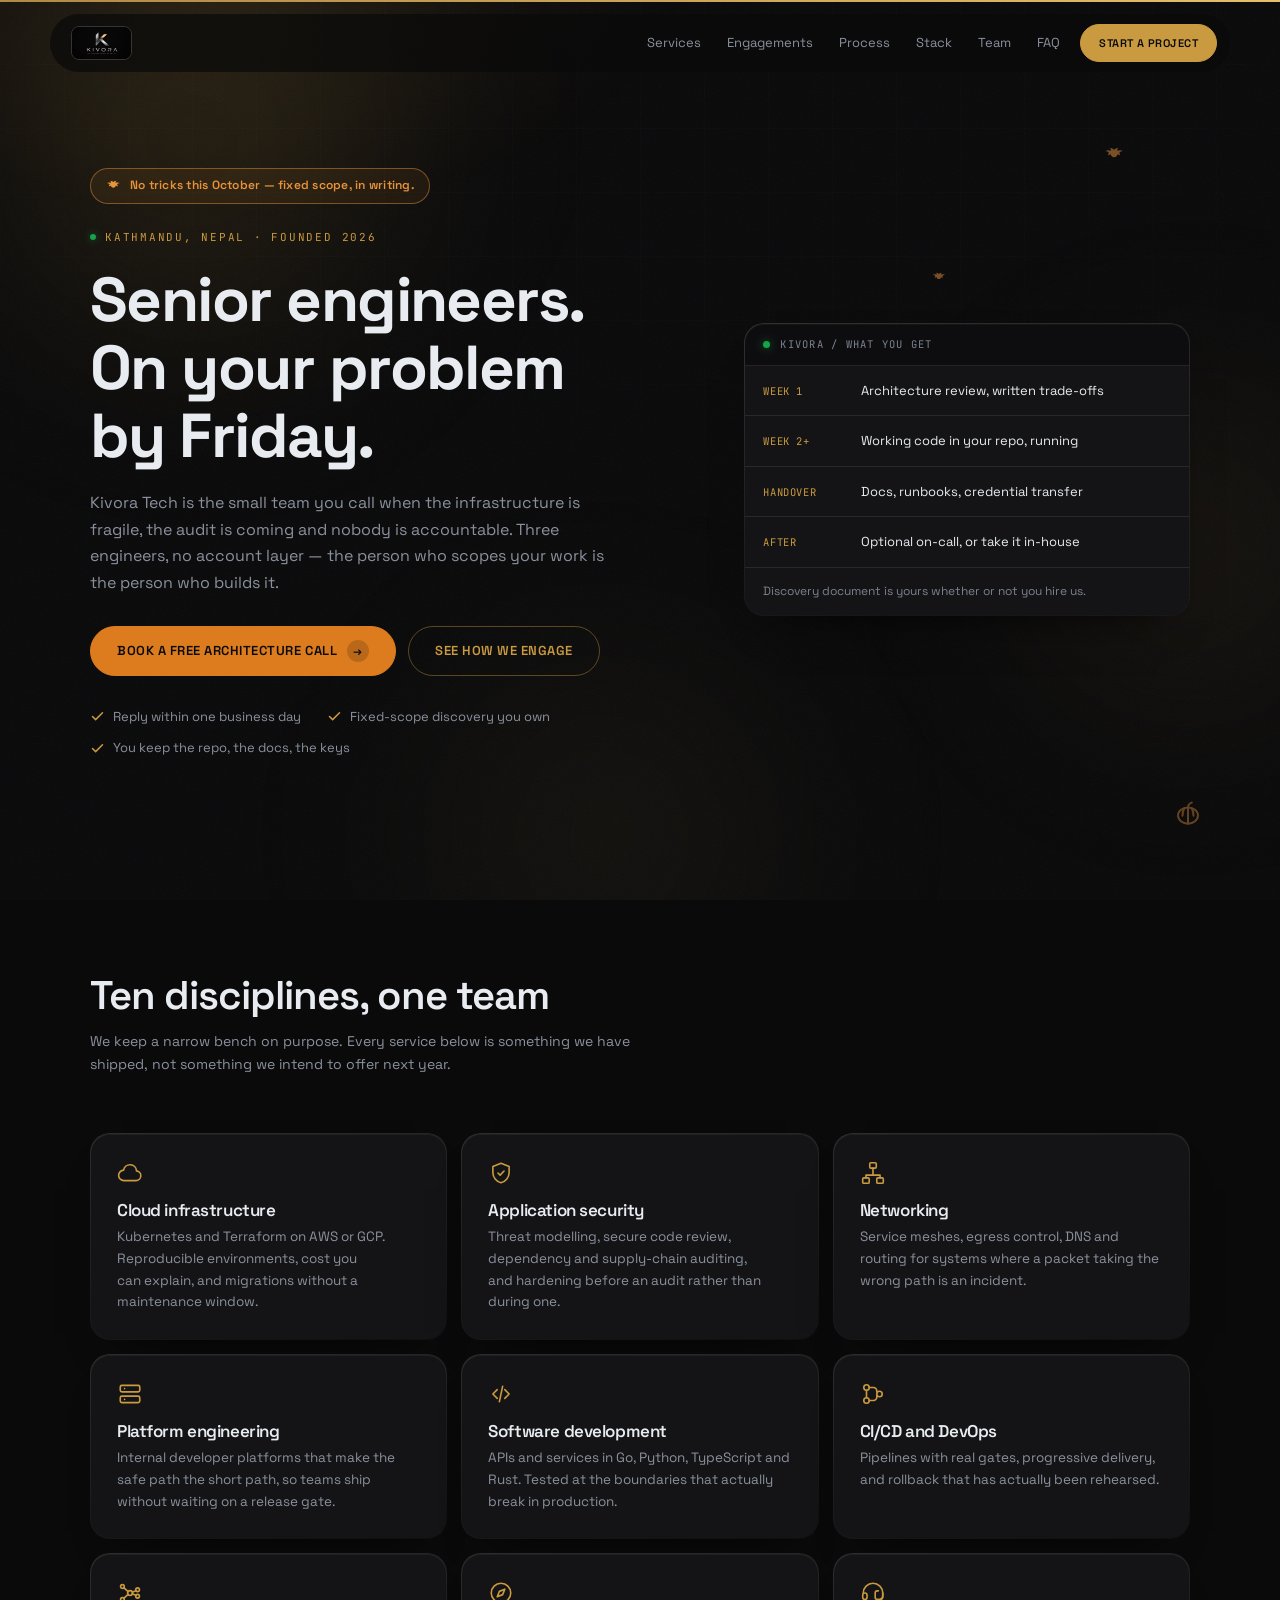
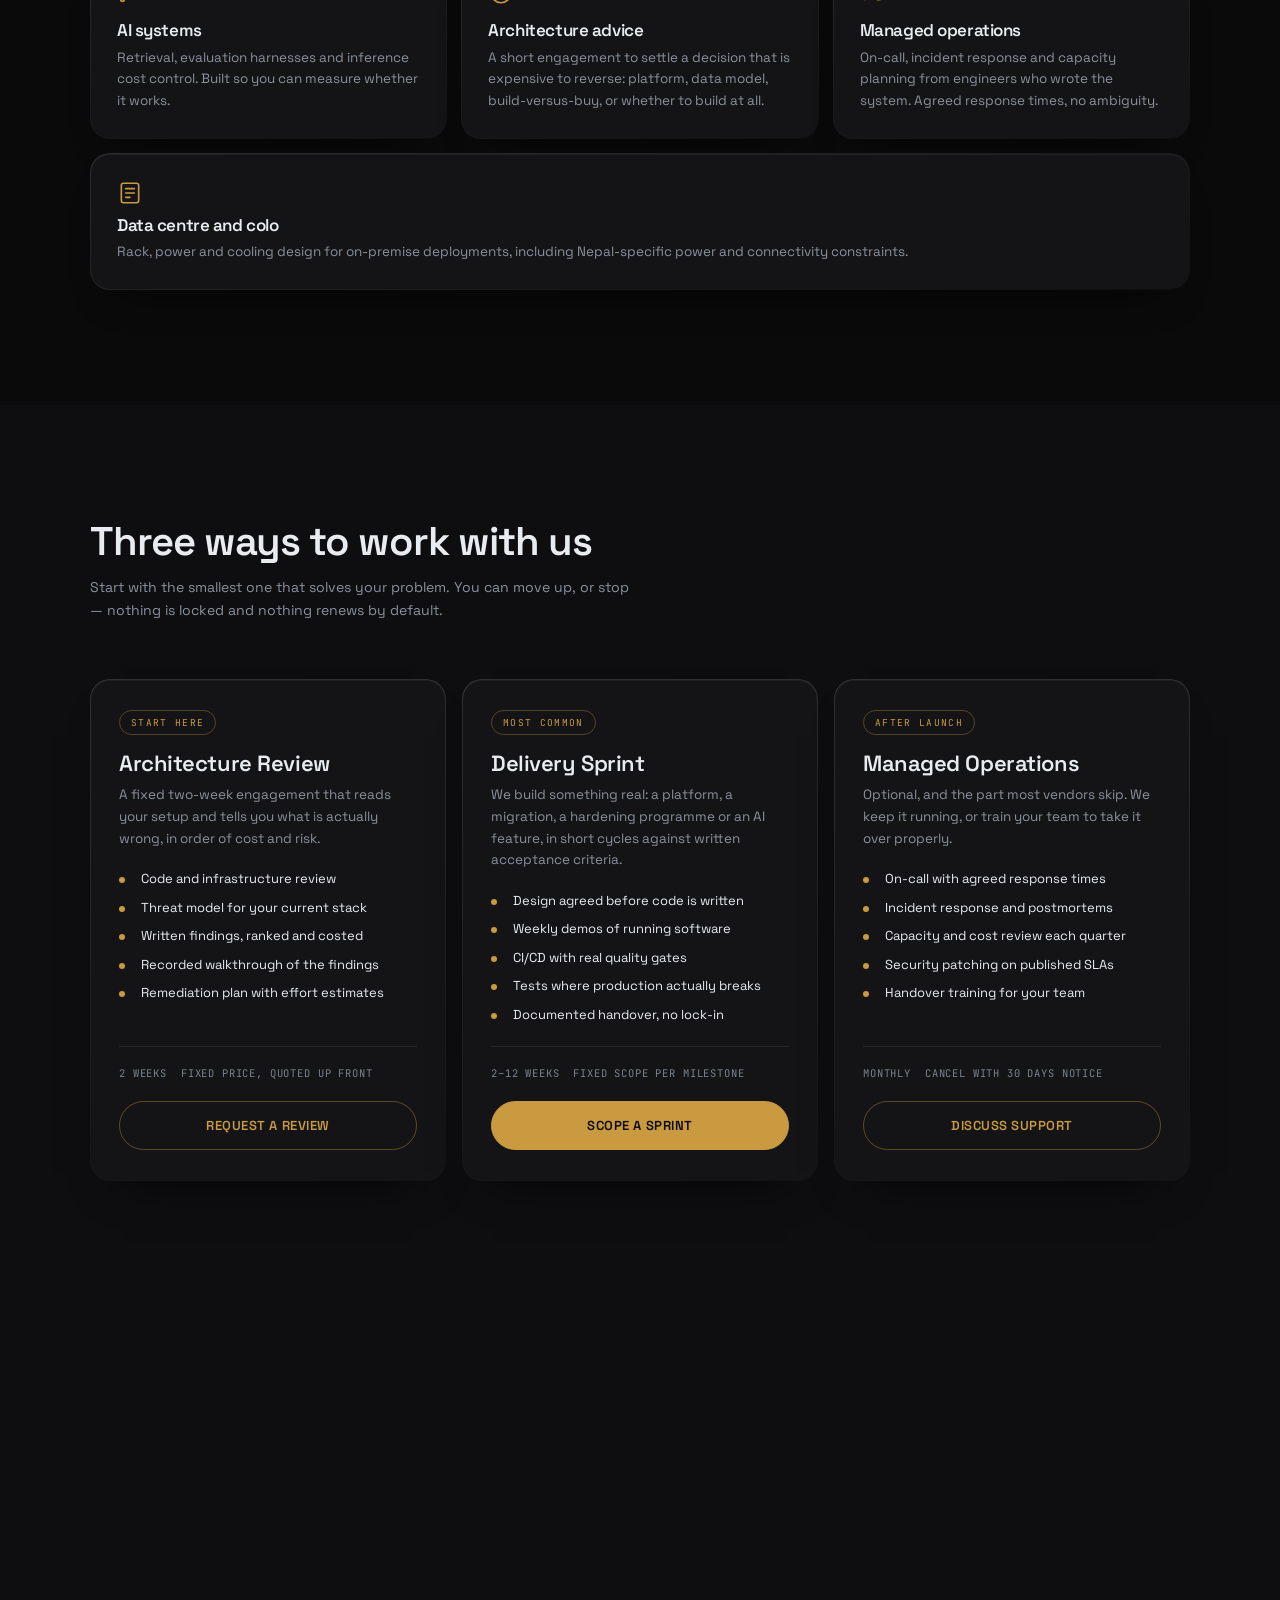
<file: index.html>
<!DOCTYPE html>
<html lang="en">
<head>
<meta charset="UTF-8" />
<meta name="viewport" content="width=device-width, initial-scale=1.0" />
<title>Kivora Tech Pvt. Ltd. - Cloud, Security and AI Engineering</title>
<meta name="description" content="Kivora Tech is a three-person engineering firm in Kathmandu building cloud infrastructure, application security and AI systems. You work directly with the engineers who build your system." />
<meta name="theme-color" content="#0a0a0b" />
<meta name="robots" content="index, follow, max-image-preview:large" />

<meta property="og:type" content="website" />
<meta property="og:site_name" content="Kivora Tech" />
<meta property="og:title" content="Kivora Tech - Cloud, Security and AI Engineering" />
<meta property="og:description" content="A three-person engineering firm in Kathmandu. You work directly with the engineers who build your system." />
<meta property="og:url" content="https://www.kivoratech.com.np/" />
<meta property="og:locale" content="en_US" />
<meta property="og:image" content="https://www.kivoratech.com.np/og-image.png" />
<meta property="og:image:type" content="image/png" />
<meta property="og:image:width" content="1200" />
<meta property="og:image:height" content="630" />
<meta property="og:image:alt" content="Kivora Tech - cloud, security and AI engineering." />
<meta name="twitter:card" content="summary_large_image" />
<meta name="twitter:title" content="Kivora Tech - Cloud, Security and AI Engineering" />
<meta name="twitter:description" content="A three-person engineering firm in Kathmandu. You work directly with the engineers who build your system." />
<meta name="twitter:image" content="https://www.kivoratech.com.np/og-image.png" />
<meta name="twitter:image:alt" content="Kivora Tech - cloud, security and AI engineering." />
<link rel="canonical" href="https://www.kivoratech.com.np/" />

<link rel="icon" type="image/svg+xml" href="data:image/svg+xml,%3Csvg xmlns='http://www.w3.org/2000/svg' viewBox='0 0 64 64'%3E%3Crect width='64' height='64' rx='4' fill='%230a0a0b'/%3E%3Crect x='2' y='2' width='60' height='60' rx='2' fill='none' stroke='%23b08947' stroke-width='2'/%3E%3Cpath d='M22 15 V49 M24 32 L40 15 M24 32 L40 49' stroke='%23c99a3f' stroke-width='7' stroke-linecap='round' fill='none'/%3E%3C/svg%3E" />
<link rel="icon" type="image/png" sizes="32x32" href="favicon-32.png" />
<link rel="apple-touch-icon" href="apple-touch-icon.png" />
<link rel="manifest" href="site.webmanifest" />

<link rel="preconnect" href="https://fonts.googleapis.com" />
<link rel="preconnect" href="https://fonts.gstatic.com" crossorigin />
<link rel="preload" as="style" href="https://fonts.googleapis.com/css2?family=Space+Grotesk:wght@400;500;600;700&family=JetBrains+Mono:wght@400;500&display=swap" />
<link href="https://fonts.googleapis.com/css2?family=Space+Grotesk:wght@400;500;600;700&family=JetBrains+Mono:wght@400;500&display=swap" rel="stylesheet" media="print" onload="this.media='all'" />
<noscript><link href="https://fonts.googleapis.com/css2?family=Space+Grotesk:wght@400;500;600;700&family=JetBrains+Mono:wght@400;500&display=swap" rel="stylesheet" /></noscript>
<link rel="stylesheet" href="styles.css" />

<script type="application/ld+json">
{"@context":"https://schema.org","@graph":[
{"@type":"Organization","@id":"https://www.kivoratech.com.np/#org","name":"Kivora Tech Pvt. Ltd.","alternateName":"Kivora","url":"https://www.kivoratech.com.np/","logo":"https://www.kivoratech.com.np/img/logo.jpeg","image":"https://www.kivoratech.com.np/og-image.png","description":"Engineering firm in Kathmandu building cloud infrastructure, application security and AI systems.","email":"info@kivoratech.com.np","foundingDate":"2026","foundingLocation":{"@type":"Place","name":"Kathmandu, Nepal"},"numberOfEmployees":{"@type":"QuantitativeValue","value":3}},
{"@type":"WebSite","@id":"https://www.kivoratech.com.np/#website","url":"https://www.kivoratech.com.np/","name":"Kivora Tech Pvt. Ltd.","inLanguage":"en","publisher":{"@id":"https://www.kivoratech.com.np/#org"}},
{"@type":"FAQPage","mainEntity":[
{"@type":"Question","name":"How many people work at Kivora Tech?","acceptedAnswer":{"@type":"Answer","text":"Three. We are a deliberately small engineering firm. When you hire us you work directly with the people who write and operate your system, with no account managers in between."}},
{"@type":"Question","name":"Are you SOC 2 certified?","acceptedAnswer":{"@type":"Answer","text":"No. We do not hold SOC 2 certification and we do not claim to. We build to the same controls we would apply to your platform: least-privilege access, encryption in transit and at rest, and auditable change history."}},
{"@type":"Question","name":"Do you work with early-stage companies?","acceptedAnswer":{"@type":"Answer","text":"Yes, if the problem is genuinely technical. We are a good fit when you need architecture decided correctly early, because revisiting that decision later is what costs the most."}},
{"@type":"Question","name":"What should we already have before contacting you?","acceptedAnswer":{"@type":"Answer","text":"A problem worth solving and someone who can make decisions quickly. We do not need a finished brief. We would rather join at the point where the decision is still open."}},
{"@type":"Question","name":"Which tools do you work with?","acceptedAnswer":{"@type":"Answer","text":"Primarily the cloud-native open source stack: Kubernetes, Terraform, AWS and GCP, Postgres, Python, Go, TypeScript and Rust, with Prometheus, Grafana and Vault for operations. We are tool-agnostic where it serves you better."}},
{"@type":"Question","name":"How quickly can we start?","acceptedAnswer":{"@type":"Answer","text":"Discovery can usually begin within a week of first contact, and we respond to every enquiry within one business day."}}
]},
{"@type":"LocalBusiness","@id":"https://www.kivoratech.com.np/#localbusiness","name":"Kivora Tech Pvt. Ltd.","url":"https://www.kivoratech.com.np/","email":"info@kivoratech.com.np","telephone":"+977-1-555-0142","parentOrganization":{"@id":"https://www.kivoratech.com.np/#org"},"address":{"@type":"PostalAddress","streetAddress":"Kathmandu Tech Park","addressLocality":"Kathmandu","addressCountry":"NP"}}
]}
</script>
</head>

<body>
<a class="skip" href="#main">Skip to content</a>
<div class="orbs" aria-hidden="true">
  <span class="orb orb-a"></span><span class="orb orb-b"></span><span class="orb orb-c"></span>
</div>
<!-- HALLOWEEN (seasonal layer, remove after 2026-10-31) -->
<div class="spook" aria-hidden="true">
  <svg class="bat b1" viewBox="0 0 24 24"><path d="M12 7.5C10.8 5.4 8.7 4.3 6.5 4.3c.9 1 1.1 2 1 3.1-2-.9-4.1-.9-6.2.1 1.9.1 3.2.9 4.1 2-.8 1-1 2-1 3.1 1-1 2-1.2 3-1.1.2 1.2 1.3 3 3.6 3s3.4-1.8 3.6-3c1-.1 2 .1 3 1.1 0-1.1-.2-2.1-1-3.1.9-1.1 2.2-1.9 4.1-2-2.1-1-4.2-1-6.2-.1-.1-1.1.1-2.1 1-3.1-2.2 0-4.3 1.1-5.5 3.2z"/></svg>
  <svg class="bat b2" viewBox="0 0 24 24"><path d="M12 7.5C10.8 5.4 8.7 4.3 6.5 4.3c.9 1 1.1 2 1 3.1-2-.9-4.1-.9-6.2.1 1.9.1 3.2.9 4.1 2-.8 1-1 2-1 3.1 1-1 2-1.2 3-1.1.2 1.2 1.3 3 3.6 3s3.4-1.8 3.6-3c1-.1 2 .1 3 1.1 0-1.1-.2-2.1-1-3.1.9-1.1 2.2-1.9 4.1-2-2.1-1-4.2-1-6.2-.1-.1-1.1.1-2.1 1-3.1-2.2 0-4.3 1.1-5.5 3.2z"/></svg>
  <svg class="pump" viewBox="0 0 24 24"><ellipse cx="12" cy="14" rx="8" ry="6.5"/><path d="M12 7.5c0-2 1.2-3.2 3-3.8M9 8.2c-1 2-1.4 4-1.4 6M15 8.2c1 2 1.4 4 1.4 6M12 8v12.5"/></svg>
</div>
<div class="bg-grid" aria-hidden="true"></div>
<div class="bg-glow" aria-hidden="true"></div>
<div class="grain" aria-hidden="true"></div>
<div class="progress" id="progress" aria-hidden="true"></div>
<div class="cursor" id="cursor" aria-hidden="true"><span class="cursor-dot"></span><span class="cursor-ring"></span></div>

<header class="nav" id="nav">
  <div class="nav-in">
    <a href="#top" class="brand">
      <img class="brand-logo" src="img/logo.jpeg" alt="Kivora Tech — Evolving Digital Future" width="800" height="435" fetchpriority="high" decoding="async" />
    </a>
    <nav class="nav-links" aria-label="Primary">
      <a href="#services">Services</a>
      <a href="#engagements">Engagements</a>
      <a href="#process">Process</a>
      <a href="#stack">Stack</a>
      <a href="#team">Team</a>
      <a href="#faq">FAQ</a>
    </nav>
    <a href="#contact" class="btn btn-sm nav-cta">Start a project</a>
  </div>
</header>

<main id="main">

<!-- HERO -->
<section class="hero" id="top">
  <div class="wrap hero-in">
    <div class="hero-copy load">
      <!-- HALLOWEEN (seasonal layer, remove after 2026-10-31): honest festive
           badge + motifs. No discounts, no scarcity claims anywhere. -->
      <p class="spook-badge"><svg viewBox="0 0 24 24" aria-hidden="true" focusable="false"><path d="M12 7.5C10.8 5.4 8.7 4.3 6.5 4.3c.9 1 1.1 2 1 3.1-2-.9-4.1-.9-6.2.1 1.9.1 3.2.9 4.1 2-.8 1-1 2-1 3.1 1-1 2-1.2 3-1.1.2 1.2 1.3 3 3.6 3s3.4-1.8 3.6-3c1-.1 2 .1 3 1.1 0-1.1-.2-2.1-1-3.1.9-1.1 2.2-1.9 4.1-2-2.1-1-4.2-1-6.2-.1-.1-1.1.1-2.1 1-3.1-2.2 0-4.3 1.1-5.5 3.2z"/></svg><span>No tricks this October — fixed scope, in writing.</span></p>
      <p class="eyebrow"><span class="dot" aria-hidden="true"></span>Kathmandu, Nepal &middot; Founded 2026</p>
      <h1>Senior engineers. On your problem by Friday.</h1>
      <p class="lede">
        Kivora Tech is the small team you call when the infrastructure is fragile,
        the audit is coming and nobody is accountable. Three engineers, no account
        layer &mdash; the person who scopes your work is the person who builds it.
      </p>
      <div class="hero-cta">
        <a href="#contact" class="btn btn-spooky">Book a free architecture call <span class="arw" aria-hidden="true">&rarr;</span></a>
        <a href="#engagements" class="btn btn-ghost">See how we engage</a>
      </div>
      <ul class="guarantees">
        <li><svg viewBox="0 0 24 24" aria-hidden="true" focusable="false"><path d="M20 6L9 17l-5-5"/></svg> Reply within one business day</li>
        <li><svg viewBox="0 0 24 24" aria-hidden="true" focusable="false"><path d="M20 6L9 17l-5-5"/></svg> Fixed-scope discovery you own</li>
        <li><svg viewBox="0 0 24 24" aria-hidden="true" focusable="false"><path d="M20 6L9 17l-5-5"/></svg> You keep the repo, the docs, the keys</li>
      </ul>
    </div>
    <aside class="hero-card surface load">
      <div class="term-bar"><span class="term-dot" aria-hidden="true"></span><span class="term-title">kivora / what you get</span></div>
      <ul class="deliver">
        <li><span class="del-k">Week 1</span><span class="del-v">Architecture review, written trade-offs</span></li>
        <li><span class="del-k">Week 2+</span><span class="del-v">Working code in your repo, running</span></li>
        <li><span class="del-k">Handover</span><span class="del-v">Docs, runbooks, credential transfer</span></li>
        <li><span class="del-k">After</span><span class="del-v">Optional on-call, or take it in-house</span></li>
      </ul>
      <p class="term-foot">Discovery document is yours whether or not you hire us.</p>
    </aside>
  </div>
</section>

<!-- SERVICES -->
<section id="services">
  <div class="wrap">
    <div class="head">
      <h2>Ten disciplines, one team</h2>
      <p class="sub">We keep a narrow bench on purpose. Every service below is something we have shipped, not something we intend to offer next year.</p>
    </div>
    <ul class="cards">
      <li class="card surface rv">
        <svg class="ic" viewBox="0 0 24 24" aria-hidden="true" focusable="false"><path d="M17.5 19a4.5 4.5 0 0 0 .5-8.97A6 6 0 0 0 6.1 9.4 4.5 4.5 0 0 0 6.5 19h11z"/></svg>
        <h3>Cloud infrastructure</h3>
        <p>Kubernetes and Terraform on AWS or GCP. Reproducible environments, cost you can explain, and migrations without a maintenance window.</p>
      </li>
      <li class="card surface rv">
        <svg class="ic" viewBox="0 0 24 24" aria-hidden="true" focusable="false"><path d="M12 3l7.5 3v5.5c0 4.4-3.1 8.3-7.5 9.5-4.4-1.2-7.5-5.1-7.5-9.5V6L12 3z"/><path d="M9.2 12l2 2 3.6-3.8"/></svg>
        <h3>Application security</h3>
        <p>Threat modelling, secure code review, dependency and supply-chain auditing, and hardening before an audit rather than during one.</p>
      </li>
      <li class="card surface rv">
        <svg class="ic" viewBox="0 0 24 24" aria-hidden="true" focusable="false"><rect x="9" y="2.5" width="6" height="5" rx="1"/><rect x="2.5" y="16.5" width="6" height="5" rx="1"/><rect x="15.5" y="16.5" width="6" height="5" rx="1"/><path d="M12 7.5v4.5M5.5 16.5v-2.5h13v2.5M12 12v2"/></svg>
        <h3>Networking</h3>
        <p>Service meshes, egress control, DNS and routing for systems where a packet taking the wrong path is an incident.</p>
      </li>
      <li class="card surface rv">
        <svg class="ic" viewBox="0 0 24 24" aria-hidden="true" focusable="false"><rect x="3" y="4" width="18" height="6" rx="1.5"/><rect x="3" y="14" width="18" height="6" rx="1.5"/><path d="M7 7h.01M7 17h.01"/></svg>
        <h3>Platform engineering</h3>
        <p>Internal developer platforms that make the safe path the short path, so teams ship without waiting on a release gate.</p>
      </li>
      <li class="card surface rv">
        <svg class="ic" viewBox="0 0 24 24" aria-hidden="true" focusable="false"><path d="M8.5 8L4.5 12l4 4M15.5 8l4 4-4 4M13.5 5l-3 14"/></svg>
        <h3>Software development</h3>
        <p>APIs and services in Go, Python, TypeScript and Rust. Tested at the boundaries that actually break in production.</p>
      </li>
      <li class="card surface rv">
        <svg class="ic" viewBox="0 0 24 24" aria-hidden="true" focusable="false"><circle cx="6" cy="6" r="2.5"/><circle cx="6" cy="18" r="2.5"/><circle cx="18" cy="12" r="2.5"/><path d="M6 8.5v7M8.5 6h4a3 3 0 0 1 3 3v1M8.5 18h4a3 3 0 0 0 3-3v-1"/></svg>
        <h3>CI/CD and DevOps</h3>
        <p>Pipelines with real gates, progressive delivery, and rollback that has actually been rehearsed.</p>
      </li>
      <li class="card surface rv">
        <svg class="ic" viewBox="0 0 24 24" aria-hidden="true" focusable="false"><circle cx="12" cy="12" r="2.2"/><circle cx="5" cy="6" r="1.7"/><circle cx="5" cy="18" r="1.7"/><circle cx="19" cy="9" r="1.7"/><circle cx="19" cy="15" r="1.7"/><path d="M6.4 7.2L10.3 10.7M6.4 16.8l3.9-3.5M17.6 9.7l-3.3 1.6M17.6 14.3l-3.3-1.6"/></svg>
        <h3>AI systems</h3>
        <p>Retrieval, evaluation harnesses and inference cost control. Built so you can measure whether it works.</p>
      </li>
      <li class="card surface rv">
        <svg class="ic" viewBox="0 0 24 24" aria-hidden="true" focusable="false"><circle cx="12" cy="12" r="9"/><path d="M15.5 8.5l-2 5-5 2 2-5 5-2z"/></svg>
        <h3>Architecture advice</h3>
        <p>A short engagement to settle a decision that is expensive to reverse: platform, data model, build-versus-buy, or whether to build at all.</p>
      </li>
      <li class="card surface rv">
        <svg class="ic" viewBox="0 0 24 24" aria-hidden="true" focusable="false"><path d="M3 12a9 9 0 0 1 18 0v3a3 3 0 0 1-3 3h-2"/><path d="M21 12v3a3 3 0 0 1-3 3h-2a2 2 0 0 1-2-2v-4a2 2 0 0 1 2-2h1"/><rect x="2.5" y="12" width="4" height="6" rx="2"/></svg>
        <h3>Managed operations</h3>
        <p>On-call, incident response and capacity planning from engineers who wrote the system. Agreed response times, no ambiguity.</p>
      </li>
      <li class="card surface rv">
        <svg class="ic" viewBox="0 0 24 24" aria-hidden="true" focusable="false"><rect x="4" y="3" width="16" height="18" rx="2"/><path d="M8 8h8M8 12h8M8 16h4"/></svg>
        <h3>Data centre and colo</h3>
        <p>Rack, power and cooling design for on-premise deployments, including Nepal-specific power and connectivity constraints.</p>
      </li>
    </ul>
  </div>
</section>

<!-- ENGAGEMENTS -->
<section id="engagements" class="alt">
  <div class="wrap">
    <div class="head">
      <h2>Three ways to work with us</h2>
      <p class="sub">Start with the smallest one that solves your problem. You can move up, or stop &mdash; nothing is locked and nothing renews by default.</p>
    </div>
    <div class="tiers">
      <article class="tier surface rv">
        <p class="tier-tag">Start here</p>
        <h3>Architecture Review</h3>
        <p class="tier-desc">A fixed two-week engagement that reads your setup and tells you what is actually wrong, in order of cost and risk.</p>
        <ul class="tier-list">
          <li>Code and infrastructure review</li>
          <li>Threat model for your current stack</li>
          <li>Written findings, ranked and costed</li>
          <li>Recorded walkthrough of the findings</li>
          <li>Remediation plan with effort estimates</li>
        </ul>
        <p class="tier-meta"><span>2 weeks</span><span>Fixed price, quoted up front</span></p>
        <a href="#contact" class="btn btn-ghost btn-full">Request a review</a>
      </article>
      <article class="tier tier-featured surface rv">
        <p class="tier-tag">Most common</p>
        <h3>Delivery Sprint</h3>
        <p class="tier-desc">We build something real: a platform, a migration, a hardening programme or an AI feature, in short cycles against written acceptance criteria.</p>
        <ul class="tier-list">
          <li>Design agreed before code is written</li>
          <li>Weekly demos of running software</li>
          <li>CI/CD with real quality gates</li>
          <li>Tests where production actually breaks</li>
          <li>Documented handover, no lock-in</li>
        </ul>
        <p class="tier-meta"><span>2&ndash;12 weeks</span><span>Fixed scope per milestone</span></p>
        <a href="#contact" class="btn btn-full">Scope a sprint</a>
      </article>
      <article class="tier surface rv">
        <p class="tier-tag">After launch</p>
        <h3>Managed Operations</h3>
        <p class="tier-desc">Optional, and the part most vendors skip. We keep it running, or train your team to take it over properly.</p>
        <ul class="tier-list">
          <li>On-call with agreed response times</li>
          <li>Incident response and postmortems</li>
          <li>Capacity and cost review each quarter</li>
          <li>Security patching on published SLAs</li>
          <li>Handover training for your team</li>
        </ul>
        <p class="tier-meta"><span>Monthly</span><span>Cancel with 30 days notice</span></p>
        <a href="#contact" class="btn btn-ghost btn-full">Discuss support</a>
      </article>
    </div>
  </div>
</section>

<!-- PROCESS -->
<section id="process" class="alt">
  <div class="wrap">
    <div class="head">
      <h2>Five steps, and you can stop at any of them</h2>
      <p class="sub">Engagements start with a paid-for discovery you own the output of. If the answer is that you do not need us, you keep the document and we part friends.</p>
    </div>
    <ol class="steps">
      <li class="rv">
        <span class="n">01</span><div><h3>Discovery</h3><p>We read your code, your infrastructure and your incident history. You get a written assessment of where the real risk and the real cost sit.</p></div></li>
      <li class="rv">
        <span class="n">02</span><div><h3>Architecture</h3><p>A design you could hand to any competent team, with the trade-offs written down rather than implied. This is the deliverable you keep.</p></div></li>
      <li class="rv">
        <span class="n">03</span><div><h3>Build</h3><p>Short iterations against real acceptance criteria. You see running software every week, not status reports.</p></div></li>
      <li class="rv">
        <span class="n">04</span><div><h3>Launch</h3><p>Zero-downtime rollout, runbooks, and a rehearsed rollback. We are not finished until the rollback has been tested.</p></div></li>
      <li class="rv">
        <span class="n">05</span><div><h3>Operate</h3><p>Optional, and the part most clients skip. On-call, alerting and incident response with agreed response times.</p></div></li>
    </ol>
  </div>
</section>

<!-- STACK -->
<section id="stack">
  <div class="wrap">
    <div class="head">
      <h2>The stack we build on</h2>
      <p class="sub">Open and widely documented, so nothing we build is held hostage to our going away. We will use your existing platform if it is the right one.</p>
    </div>
    <div class="marquee" role="group" tabindex="0" aria-label="Technologies we build on: Kubernetes, Docker, Terraform, AWS, Azure, Grafana, Prometheus, Vault, ArgoCD, Istio, Kafka, Elasticsearch, Snowflake, PostgreSQL, Redis, GraphQL, gRPC, Python, Go, Rust, TypeScript, React, Node.js, TensorFlow, PyTorch, WebAssembly">
      <div class="marquee-track" id="stackTrack"></div>
    </div>
    <p class="marquee-note">Not an endorsement. These are tools we work in, not customers we work for.</p>
  </div>
</section>

<!-- TEAM -->
<section id="team" class="alt">
  <div class="wrap">
    <div class="head">
      <h2>Three people. That is the whole company.</h2>
      <p class="sub">No delivery team behind a salesperson. The person you scope with is the person who writes the code.</p>
    </div>
    <ul class="team">
      <li class="rv surface">
        <img class="avatar-img" src="img/avatar-an.png" srcset="img/avatar-an-128.png 128w, img/avatar-an.png 512w" sizes="72px" width="72" height="72" alt="Aleena Neupane" loading="lazy" decoding="async" />
        <h3>Aleena Neupane</h3>
        <p class="role">CEO, Founder</p>
        <p>Leads client work and architecture decisions. Point of contact for scope, priorities and anything commercial.</p>
      </li>
      <li class="rv surface">
        <picture>
          <source type="image/webp" srcset="img/aadarsha-144.webp 144w, img/aadarsha-288.webp 288w, img/aadarsha-512.webp 512w" sizes="72px" />
          <img class="avatar-img" src="img/aadarsha-512.png" srcset="img/aadarsha-512.png 512w" sizes="72px" alt="Aadarsha Kc" width="72" height="72" loading="lazy" decoding="async" />
        </picture>
        <h3>Aadarsha Kc</h3>
        <p class="role">Co-founder, CTO</p>
        <p>Works across model deployment, platform infrastructure and security review. Owns our CI, observability and threat modelling.</p>
      </li>
      <li class="rv surface">
        <picture>
          <source type="image/webp" srcset="img/manik-144.webp 144w, img/manik-288.webp 288w, img/manik-512.webp 512w" sizes="72px" />
          <img class="avatar-img" src="img/manik-512.png" srcset="img/manik-512.png 512w" sizes="72px" alt="Manik Magar" width="72" height="72" loading="lazy" decoding="async" />
        </picture>
        <h3>Manik Magar</h3>
        <p class="role">Developer, Intern</p>
        <p>Developer intern, learning by building and shipping alongside the team.</p>
      </li>
    </ul>
    <!-- 3D ID-badge gallery (mobile only). Built by cloning .team above so
         names and bios exist once; body.has-gallery gates the CSS swap. -->
    <div class="team-gallery" id="teamGallery"></div>
  </div>
</section>

<!-- WHY -->
<section id="why">
  <div class="wrap">
    <div class="head">
      <h2>What being small actually gets you</h2>
      <p class="sub">Most of what firms sell you is scale. Here is what ours gives you instead.</p>
    </div>
    <div class="why-grid">
      <article class="rv surface">
        <h3>You get the senior person</h3>
        <p>There is no bench of juniors behind the conversation. The engineer who reviews your design is the one who would maintain it &mdash; and there is no handover because there is nobody to hand you to.</p>
      </article>
      <article class="rv surface">
        <h3>Decisions in a day, not a quarter</h3>
        <p>A three-person company can change its mind in a day. When a design turns out to be wrong we fix it this week instead of raising a change order next quarter.</p>
      </article>
      <article class="rv surface">
        <h3>Nothing to lock you in</h3>
        <p>No proprietary platform, no annual minimum, no licence to lose. The code is in your repo and the infrastructure is in your cloud account. If we stop, nothing breaks.</p>
      </article>
      <article class="rv surface">
        <h3>We tell you when you do not need us</h3>
        <p>If a three-week fix solves it, we will say so instead of selling a six-month programme. That costs us revenue and is the reason clients come back.</p>
      </article>
      <article class="rv surface">
        <h3>Engineers, not account managers</h3>
        <p>The first call is with whoever will do the work. There is no solution-architect layer translating between you and the person writing the code.</p>
      </article>
      <article class="rv surface">
        <h3>We build to controls we cannot certify</h3>
        <p>We are not SOC 2 certified, and we say so. We still apply least-privilege access, encryption, and audited change history to your systems &mdash; the work is the same, the paperwork is not there yet.</p>
      </article>
    </div>
  </div>
</section>

<!-- FAQ -->
<section id="faq" class="alt">
  <div class="wrap">
    <div class="head">
      <h2>Frequently asked</h2>
      <p class="sub">Including the one about whether we are certified, which we are not.</p>
    </div>
    <div class="faq-list">
      <div class="faq-item rv">
        <h3><button type="button" aria-expanded="false" aria-controls="faq-a1" id="faq-q1"><span>How many people work at Kivora Tech?</span><span class="pm" aria-hidden="true"></span></button></h3>
        <div class="faq-a" id="faq-a1" role="region" aria-labelledby="faq-q1"><p>Three. We are a deliberately small engineering firm. When you hire us you work directly with the people who write and operate your system, with no account managers in between.</p></div>
      </div>
      <div class="faq-item rv">
        <h3><button type="button" aria-expanded="false" aria-controls="faq-a2" id="faq-q2"><span>Are you SOC 2 certified?</span><span class="pm" aria-hidden="true"></span></button></h3>
        <div class="faq-a" id="faq-a2" role="region" aria-labelledby="faq-q2"><p>No. We do not hold SOC 2 certification and we do not claim to. We build to the same controls we would apply to your platform: least-privilege access, encryption in transit and at rest, and auditable change history. If a procurement process requires the certificate itself, we are candid that we do not have it yet.</p></div>
      </div>
      <div class="faq-item rv">
        <h3><button type="button" aria-expanded="false" aria-controls="faq-a3" id="faq-q3"><span>Do you work with early-stage companies?</span><span class="pm" aria-hidden="true"></span></button></h3>
        <div class="faq-a" id="faq-a3" role="region" aria-labelledby="faq-q3"><p>Yes, if the problem is genuinely technical. We are a good fit when you need architecture decided correctly early, because revisiting that decision later is what costs the most.</p></div>
      </div>
      <div class="faq-item rv">
        <h3><button type="button" aria-expanded="false" aria-controls="faq-a4" id="faq-q4"><span>What should we already have before contacting you?</span><span class="pm" aria-hidden="true"></span></button></h3>
        <div class="faq-a" id="faq-a4" role="region" aria-labelledby="faq-q4"><p>A problem worth solving and someone who can make decisions quickly. We do not need a finished brief. We would rather join at the point where the decision is still open.</p></div>
      </div>
      <div class="faq-item rv">
        <h3><button type="button" aria-expanded="false" aria-controls="faq-a5" id="faq-q5"><span>Which tools do you work with?</span><span class="pm" aria-hidden="true"></span></button></h3>
        <div class="faq-a" id="faq-a5" role="region" aria-labelledby="faq-q5"><p>Primarily the cloud-native open source stack: Kubernetes, Terraform, AWS and GCP, Postgres, Python, Go, TypeScript and Rust, with Prometheus, Grafana and Vault for operations. We are tool-agnostic where it serves you better.</p></div>
      </div>
      <div class="faq-item rv">
        <h3><button type="button" aria-expanded="false" aria-controls="faq-a6" id="faq-q6"><span>How quickly can we start?</span><span class="pm" aria-hidden="true"></span></button></h3>
        <div class="faq-a" id="faq-a6" role="region" aria-labelledby="faq-q6"><p>Discovery can usually begin within a week of first contact, and we respond to every enquiry within one business day.</p></div>
      </div>
    </div>
  </div>
</section>

<!-- CONTACT -->
<section id="contact">
  <div class="wrap contact-grid">
    <div>
      <h2>Tell us what is actually broken</h2>
      <p class="sub">The more specific the problem, the more useful our first reply will be. We answer within one business day, and a person answers it.</p>
      <dl class="contact-list">
        <div><dt>Email</dt><dd><a href="mailto:info@kivoratech.com.np">info@kivoratech.com.np</a></dd></div>
        <div><dt>Phone</dt><dd><a href="tel:+97715550142">+977 1 555 0142</a></dd></div>
        <div><dt>Office</dt><dd>Kathmandu Tech Park, Kathmandu, Nepal</dd></div>
        <div><dt>Hours</dt><dd>Sun&ndash;Fri, 09:00&ndash;18:00 NPT</dd></div>
      </dl>
    </div>
    <form class="card form surface rv" id="contactForm" novalidate>
      <h3 class="sr-only">Contact form</h3>
      <div class="hp" aria-hidden="true"><label for="cWebsite">Leave this field empty</label><input id="cWebsite" name="website" type="text" tabindex="-1" autocomplete="off" /></div>
      <div class="field" data-field="name">
        <label for="cName">Name</label>
        <input id="cName" name="name" type="text" required autocomplete="name" spellcheck="false" placeholder="Your name&hellip;" aria-describedby="err-name" />
        <small class="err" id="err-name"></small>
      </div>
      <div class="field" data-field="email">
        <label for="cEmail">Email</label>
        <input id="cEmail" name="email" type="email" inputmode="email" required autocomplete="email" spellcheck="false" autocapitalize="off" placeholder="you@company.com" aria-describedby="err-email" />
        <small class="err" id="err-email"></small>
      </div>
      <div class="field" data-field="message">
        <label for="cMsg">What are you trying to do?</label>
        <textarea id="cMsg" name="message" rows="5" required maxlength="2000" placeholder="What is failing, what you have tried, and by when it needs to work&hellip;" aria-describedby="err-msg charCount"></textarea>
        <div class="foot"><small class="err" id="err-msg"></small><span class="count" id="charCount">0 / 2000</span></div>
      </div>
      <div class="form-actions">
        <button type="submit" class="btn" id="submitBtn">Send <span class="arw" aria-hidden="true">&rarr;</span></button>
        <button type="button" class="btn btn-ghost" id="copyEmail">Copy email address</button>
      </div>
      <p class="hint">Sending opens your own email app. Nothing configured? <a href="mailto:info@kivoratech.com.np">Write to us directly</a>.</p>
      <p class="msg" id="formMsg" role="status" aria-live="polite"></p>
    </form>
  </div>
</section>
</main>

<footer>
  <div class="wrap foot-grid">
    <div>
      <a href="#top" class="brand">
        <img class="brand-logo" src="img/logo.jpeg" alt="Kivora Tech — Evolving Digital Future" width="800" height="435" loading="lazy" decoding="async" />
      </a>
      <p class="foot-note">A three-person engineering firm in Kathmandu. Cloud, security and AI systems, built to be handed over.</p>
    </div>
    <nav aria-label="Services">
      <h2>Services</h2>
      <a href="#services">Cloud infrastructure</a>
      <a href="#services">Application security</a>
      <a href="#services">Software development</a>
      <a href="#services">Managed operations</a>
    </nav>
    <nav aria-label="Company">
      <h2>Company</h2>
      <a href="#team">Team</a>
      <a href="#process">How we work</a>
      <a href="#stack">Tooling</a>
      <a href="#contact">Careers</a>
    </nav>
    <nav aria-label="Legal">
      <h2>Legal</h2>
      <a href="privacy.html">Privacy</a>
      <a href="terms.html">Terms</a>
      <a href="security.html">Security</a>
    </nav>
  </div>
  <div class="wrap foot-bottom">
    <span>&copy; <span id="year">2026</span> Kivora Tech Pvt. Ltd. All rights reserved.</span>
    <span>Built in Kathmandu</span>
  </div>
</footer>

<!-- contact bottom sheet (mobile only; the form node moves in/out via JS) -->
<dialog class="sheet" id="contactSheet" aria-labelledby="sheetTitle">
  <span class="sheet-grab" aria-hidden="true"></span>
  <div class="sheet-head">
    <p class="sheet-eyebrow" id="sheetTitle">Start a project</p>
    <button type="button" class="sheet-x" id="sheetClose" aria-label="Close contact form">
      <svg viewBox="0 0 24 24" aria-hidden="true" focusable="false"><path d="M6 6l12 12M18 6L6 18"/></svg>
    </button>
  </div>
  <div class="sheet-body" id="sheetBody"></div>
  <div class="popup-body" id="popupBody" hidden>
    <div class="popup-top">
      <h2 class="popup-title" id="popupTitle">Email us directly</h2>
      <button type="button" class="popup-x" id="popupClose" aria-label="Close">
        <svg viewBox="0 0 24 24" aria-hidden="true" focusable="false"><path d="M6 6l12 12M18 6L6 18"/></svg>
      </button>
    </div>
    <p class="popup-email" id="popupEmail">info@kivoratech.com.np</p>
    <button type="button" class="btn popup-copy" id="popupCopy">Copy email address</button>
    <p class="popup-note">We reply within one business day. Prefer a form? <a href="#contact" id="popupFormLink">Use the full form</a>.</p>
  </div>
</dialog>

<!-- mobile bottom nav: Facebook-style persistent tab bar with sliding gold pill -->
<nav class="bottom-nav" id="bottomNav" aria-label="Quick navigation">
  <span class="bn-pill" aria-hidden="true"></span>
  <a href="#top" class="bn-link active" data-target="top" aria-label="Home"><svg viewBox="0 0 24 24" aria-hidden="true" focusable="false"><path d="M3 9l9-7 9 7v11a2 2 0 0 1-2 2H5a2 2 0 0 1-2-2z"/><polyline points="9 22 9 12 15 12 15 22"/></svg><span>Home</span></a>
  <a href="#services" class="bn-link" data-target="services" aria-label="Services"><svg viewBox="0 0 24 24" aria-hidden="true" focusable="false"><rect x="3" y="3" width="7" height="7" rx="1.5"/><rect x="14" y="3" width="7" height="7" rx="1.5"/><rect x="14" y="14" width="7" height="7" rx="1.5"/><rect x="3" y="14" width="7" height="7" rx="1.5"/></svg><span>Services</span></a>
  <a href="#engagements" class="bn-link" data-target="engagements" aria-label="Engagements"><svg viewBox="0 0 24 24" aria-hidden="true" focusable="false"><rect x="2" y="7" width="20" height="14" rx="2"/><path d="M16 21V5a2 2 0 0 0-2-2h-4a2 2 0 0 0-2 2v16"/></svg><span>Engagements</span></a>
  <a href="#team" class="bn-link" data-target="team" aria-label="Team"><svg viewBox="0 0 24 24" aria-hidden="true" focusable="false"><path d="M17 21v-2a4 4 0 0 0-4-4H5a4 4 0 0 0-4 4v2"/><circle cx="9" cy="7" r="4"/><path d="M23 21v-2a4 4 0 0 0-3-3.87"/><path d="M16 3.13a4 4 0 0 1 0 7.75"/></svg><span>Team</span></a>
  <a href="#contact" class="bn-link" data-target="contact" aria-label="Contact"><svg viewBox="0 0 24 24" aria-hidden="true" focusable="false"><path d="M4 4h16c1.1 0 2 .9 2 2v12c0 1.1-.9 2-2 2H4c-1.1 0-2-.9-2-2V6c0-1.1.9-2 2-2z"/><polyline points="22,6 12,13 2,6"/></svg><span>Contact</span></a>
</nav>

<script src="main.js" defer></script>
</body>
</html>
</file>
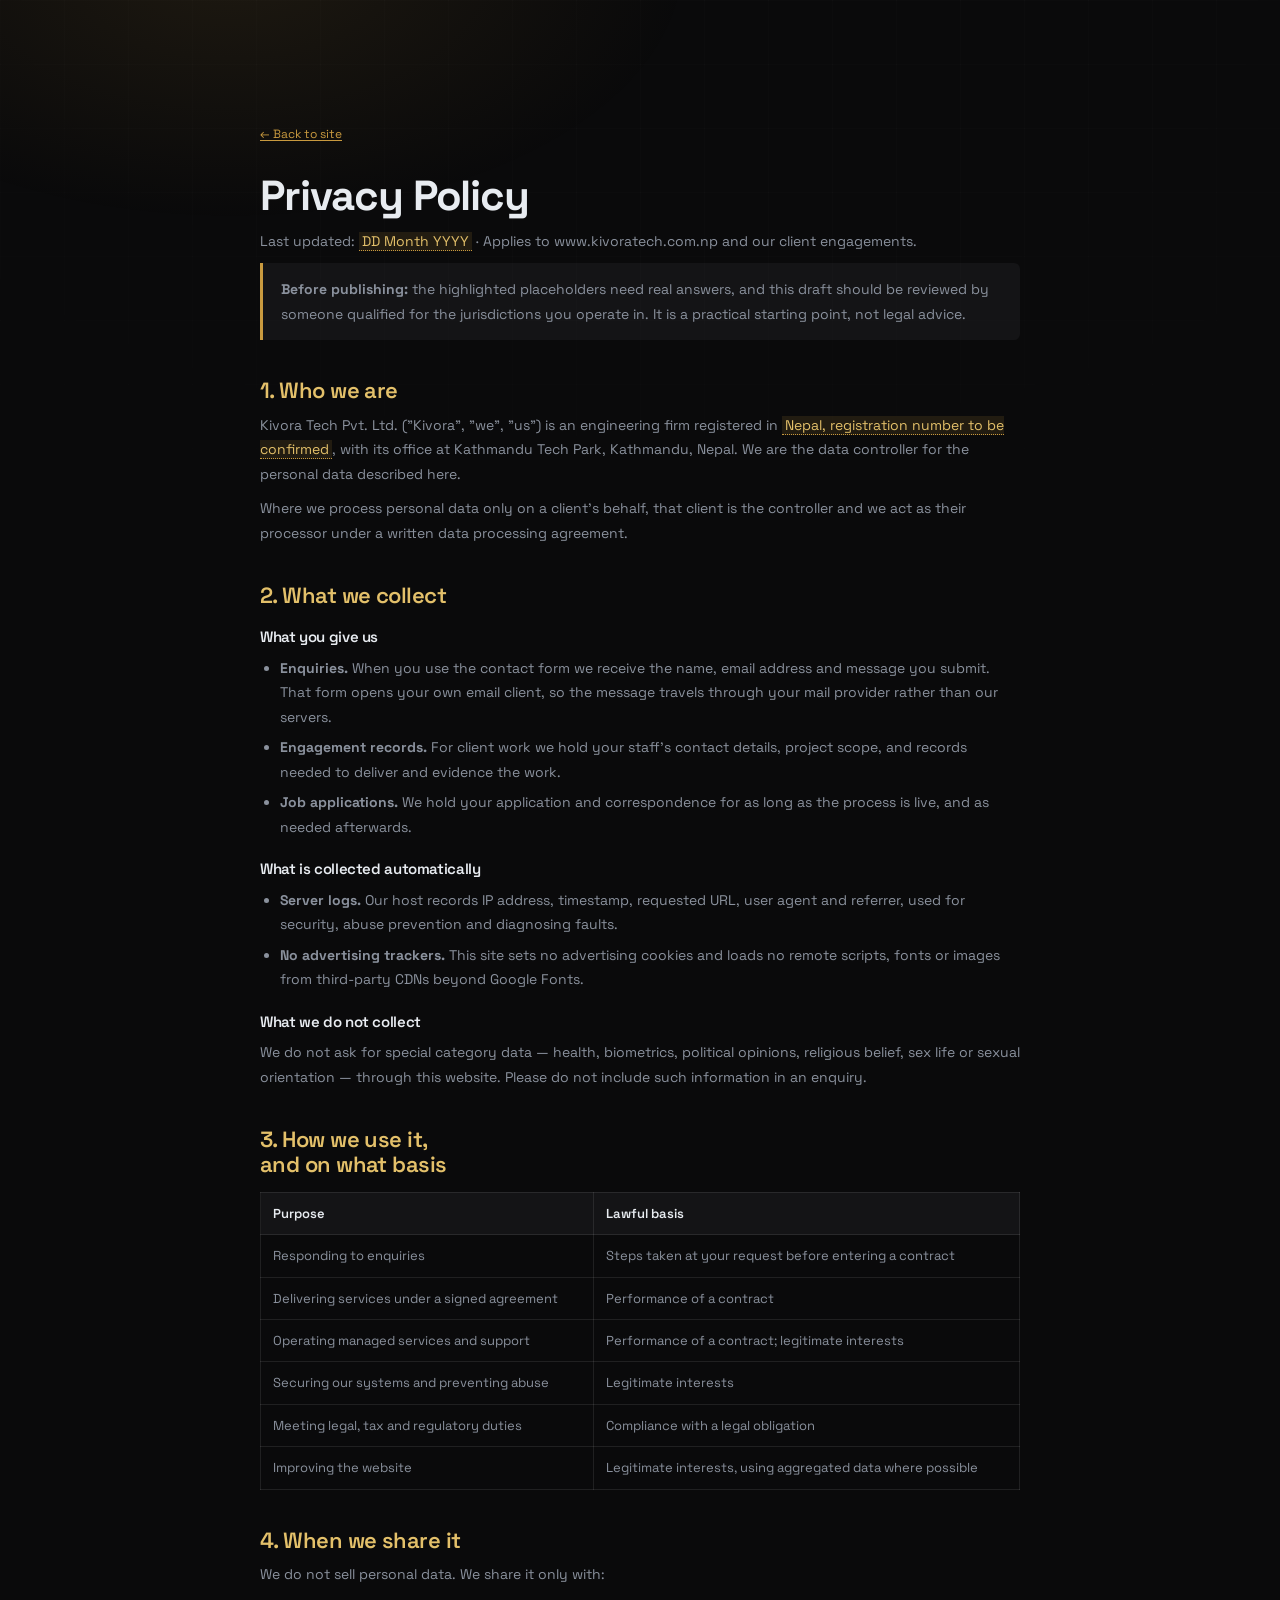
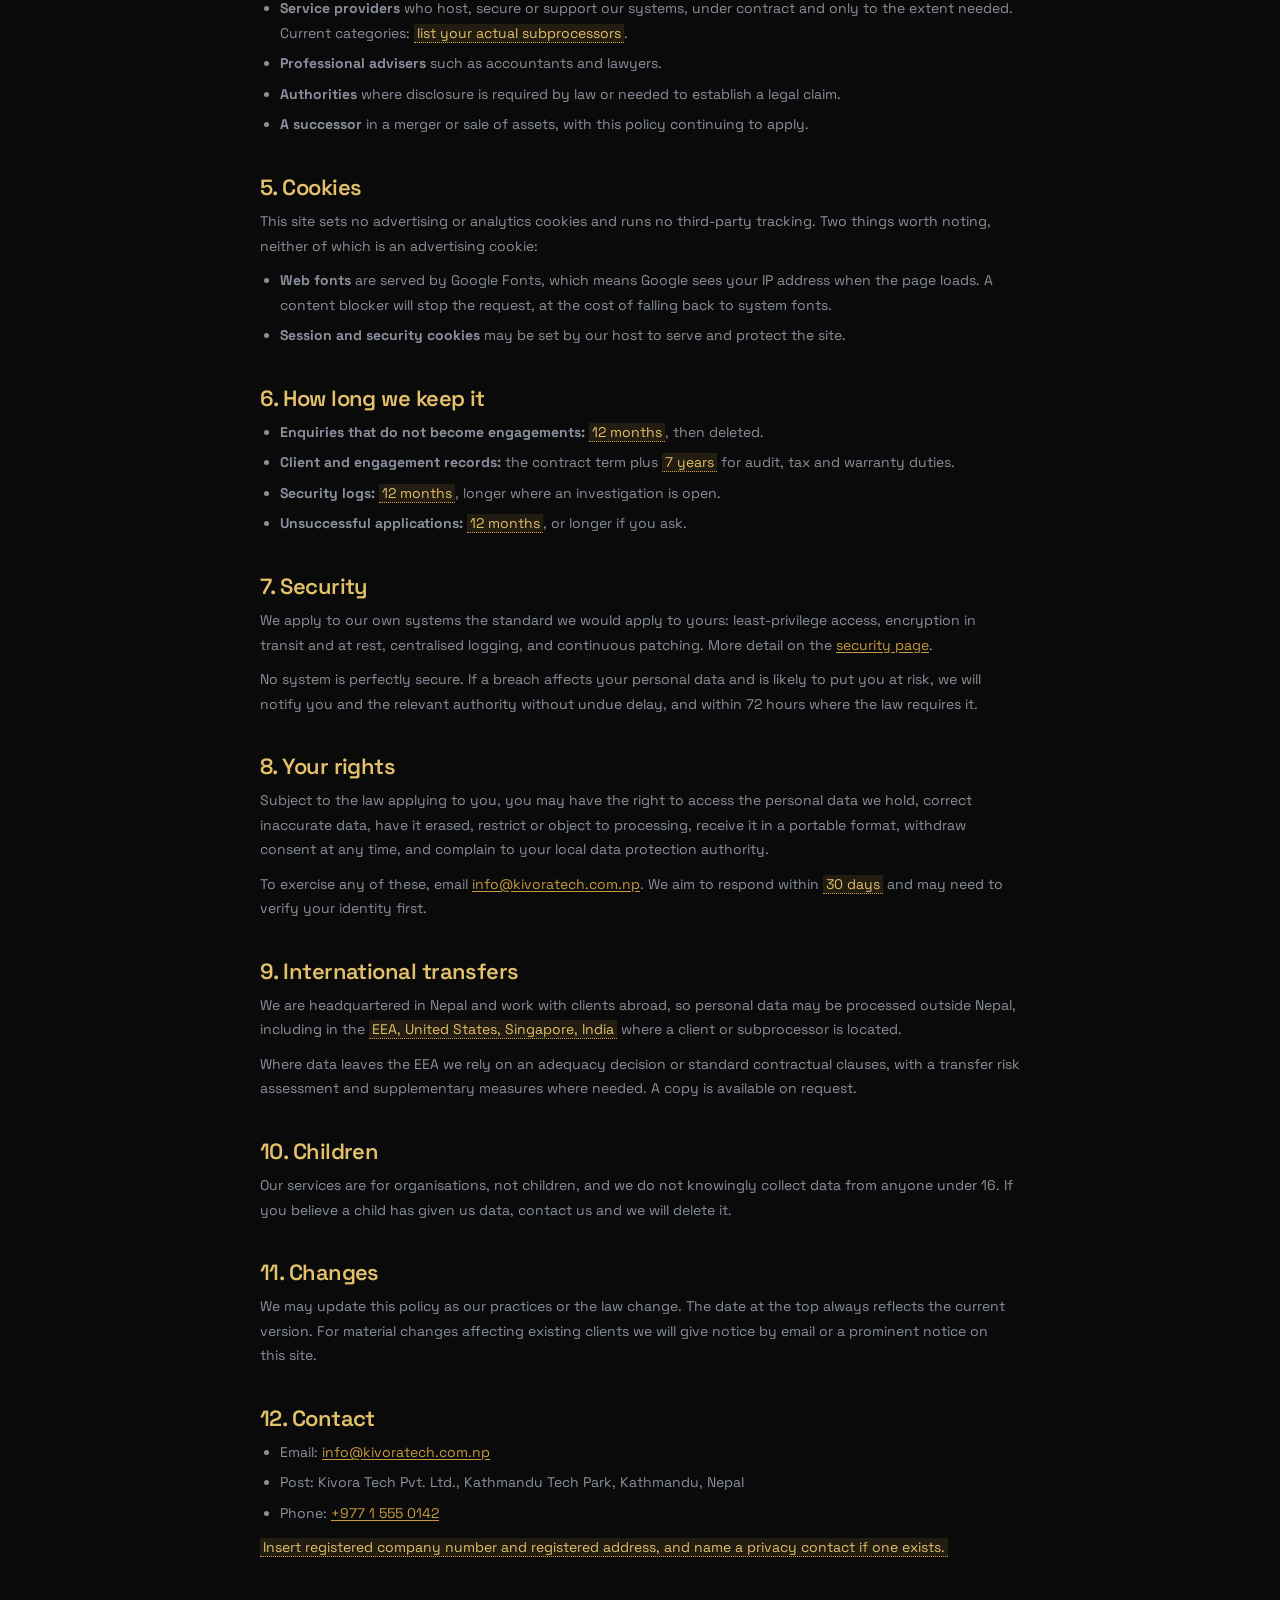
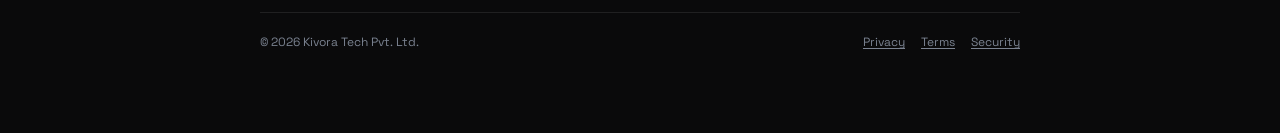
<file: privacy.html>
<!DOCTYPE html>
<html lang="en">
<head>
<meta charset="UTF-8" />
<meta name="viewport" content="width=device-width, initial-scale=1.0" />
<title>Privacy Policy - Kivora Tech Pvt. Ltd.</title>
<meta name="description" content="How Kivora Tech Pvt. Ltd. collects, uses, retains and protects personal data across this website and our client engagements." />
<meta name="theme-color" content="#0a0a0b" />
<meta name="robots" content="index, follow" />
<link rel="canonical" href="https://www.kivoratech.com.np/privacy.html" />
<meta property="og:type" content="article" />
<meta property="og:url" content="https://www.kivoratech.com.np/privacy.html" />
<meta property="og:title" content="Privacy Policy - Kivora Tech Pvt. Ltd." />
<meta property="og:description" content="How we collect, use, retain and protect personal data." />
<meta property="og:image" content="https://www.kivoratech.com.np/og-image.png" />
<link rel="icon" type="image/svg+xml" href="data:image/svg+xml,%3Csvg xmlns='http://www.w3.org/2000/svg' viewBox='0 0 64 64'%3E%3Crect width='64' height='64' rx='4' fill='%230a0a0b'/%3E%3Crect x='2' y='2' width='60' height='60' rx='2' fill='none' stroke='%23b08947' stroke-width='2'/%3E%3Cpath d='M22 15 V49 M24 32 L40 15 M24 32 L40 49' stroke='%23c99a3f' stroke-width='7' stroke-linecap='round' fill='none'/%3E%3C/svg%3E" />
<link rel="preconnect" href="https://fonts.googleapis.com" />
<link rel="preconnect" href="https://fonts.gstatic.com" crossorigin />
<link href="https://fonts.googleapis.com/css2?family=Space+Grotesk:wght@400;500;600;700&family=JetBrains+Mono:wght@400;500&display=swap" rel="stylesheet" />
<link rel="stylesheet" href="styles.css" />
</head>
<body>
<div class="bg-glow" aria-hidden="true"></div>
<div class="bg-grid" aria-hidden="true"></div>

<main class="legal-wrap legal">
  <a href="index.html" class="legal-back">&larr; Back to site</a>

  <h1>Privacy Policy</h1>
  <p class="legal-meta">Last updated: <span class="placeholder">DD Month YYYY</span> &middot; Applies to www.kivoratech.com.np and our client engagements.</p>

  <p class="legal-note"><strong>Before publishing:</strong> the highlighted placeholders need real answers, and this draft should be reviewed by someone qualified for the jurisdictions you operate in. It is a practical starting point, not legal advice.</p>

  <h2 id="who">1. Who we are</h2>
  <p>Kivora Tech Pvt. Ltd. ("Kivora", "we", "us") is an engineering firm registered in <span class="placeholder">Nepal, registration number to be confirmed</span>, with its office at Kathmandu Tech Park, Kathmandu, Nepal. We are the data controller for the personal data described here.</p>
  <p>Where we process personal data only on a client's behalf, that client is the controller and we act as their processor under a written data processing agreement.</p>

  <h2 id="collect">2. What we collect</h2>
  <h3>What you give us</h3>
  <ul>
    <li><strong>Enquiries.</strong> When you use the contact form we receive the name, email address and message you submit. That form opens your own email client, so the message travels through your mail provider rather than our servers.</li>
    <li><strong>Engagement records.</strong> For client work we hold your staff's contact details, project scope, and records needed to deliver and evidence the work.</li>
    <li><strong>Job applications.</strong> We hold your application and correspondence for as long as the process is live, and as needed afterwards.</li>
  </ul>
  <h3>What is collected automatically</h3>
  <ul>
    <li><strong>Server logs.</strong> Our host records IP address, timestamp, requested URL, user agent and referrer, used for security, abuse prevention and diagnosing faults.</li>
    <li><strong>No advertising trackers.</strong> This site sets no advertising cookies and loads no remote scripts, fonts or images from third-party CDNs beyond Google Fonts.</li>
  </ul>
  <h3>What we do not collect</h3>
  <p>We do not ask for special category data — health, biometrics, political opinions, religious belief, sex life or sexual orientation — through this website. Please do not include such information in an enquiry.</p>

  <h2 id="use">3. How we use it, and on what basis</h2>
  <table>
    <thead><tr><th scope="col">Purpose</th><th scope="col">Lawful basis</th></tr></thead>
    <tbody>
      <tr><td>Responding to enquiries</td><td>Steps taken at your request before entering a contract</td></tr>
      <tr><td>Delivering services under a signed agreement</td><td>Performance of a contract</td></tr>
      <tr><td>Operating managed services and support</td><td>Performance of a contract; legitimate interests</td></tr>
      <tr><td>Securing our systems and preventing abuse</td><td>Legitimate interests</td></tr>
      <tr><td>Meeting legal, tax and regulatory duties</td><td>Compliance with a legal obligation</td></tr>
      <tr><td>Improving the website</td><td>Legitimate interests, using aggregated data where possible</td></tr>
    </tbody>
  </table>

  <h2 id="sharing">4. When we share it</h2>
  <p>We do not sell personal data. We share it only with:</p>
  <ul>
    <li><strong>Service providers</strong> who host, secure or support our systems, under contract and only to the extent needed. Current categories: <span class="placeholder">list your actual subprocessors</span>.</li>
    <li><strong>Professional advisers</strong> such as accountants and lawyers.</li>
    <li><strong>Authorities</strong> where disclosure is required by law or needed to establish a legal claim.</li>
    <li><strong>A successor</strong> in a merger or sale of assets, with this policy continuing to apply.</li>
  </ul>

  <h2 id="cookies">5. Cookies</h2>
  <p>This site sets no advertising or analytics cookies and runs no third-party tracking. Two things worth noting, neither of which is an advertising cookie:</p>
  <ul>
    <li><strong>Web fonts</strong> are served by Google Fonts, which means Google sees your IP address when the page loads. A content blocker will stop the request, at the cost of falling back to system fonts.</li>
    <li><strong>Session and security cookies</strong> may be set by our host to serve and protect the site.</li>
  </ul>

  <h2 id="retention">6. How long we keep it</h2>
  <ul>
    <li><strong>Enquiries that do not become engagements:</strong> <span class="placeholder">12 months</span>, then deleted.</li>
    <li><strong>Client and engagement records:</strong> the contract term plus <span class="placeholder">7 years</span> for audit, tax and warranty duties.</li>
    <li><strong>Security logs:</strong> <span class="placeholder">12 months</span>, longer where an investigation is open.</li>
    <li><strong>Unsuccessful applications:</strong> <span class="placeholder">12 months</span>, or longer if you ask.</li>
  </ul>

  <h2 id="security">7. Security</h2>
  <p>We apply to our own systems the standard we would apply to yours: least-privilege access, encryption in transit and at rest, centralised logging, and continuous patching. More detail on the <a href="security.html">security page</a>.</p>
  <p>No system is perfectly secure. If a breach affects your personal data and is likely to put you at risk, we will notify you and the relevant authority without undue delay, and within 72 hours where the law requires it.</p>

  <h2 id="rights">8. Your rights</h2>
  <p>Subject to the law applying to you, you may have the right to access the personal data we hold, correct inaccurate data, have it erased, restrict or object to processing, receive it in a portable format, withdraw consent at any time, and complain to your local data protection authority.</p>
  <p>To exercise any of these, email <a href="mailto:info@kivoratech.com.np">info@kivoratech.com.np</a>. We aim to respond within <span class="placeholder">30 days</span> and may need to verify your identity first.</p>

  <h2 id="transfers">9. International transfers</h2>
  <p>We are headquartered in Nepal and work with clients abroad, so personal data may be processed outside Nepal, including in the <span class="placeholder">EEA, United States, Singapore, India</span> where a client or subprocessor is located.</p>
  <p>Where data leaves the EEA we rely on an adequacy decision or standard contractual clauses, with a transfer risk assessment and supplementary measures where needed. A copy is available on request.</p>

  <h2 id="children">10. Children</h2>
  <p>Our services are for organisations, not children, and we do not knowingly collect data from anyone under 16. If you believe a child has given us data, contact us and we will delete it.</p>

  <h2 id="changes">11. Changes</h2>
  <p>We may update this policy as our practices or the law change. The date at the top always reflects the current version. For material changes affecting existing clients we will give notice by email or a prominent notice on this site.</p>

  <h2 id="contact">12. Contact</h2>
  <ul>
    <li>Email: <a href="mailto:info@kivoratech.com.np">info@kivoratech.com.np</a></li>
    <li>Post: Kivora Tech Pvt. Ltd., Kathmandu Tech Park, Kathmandu, Nepal</li>
    <li>Phone: <a href="tel:+97715550142">+977 1 555 0142</a></li>
  </ul>
  <p><span class="placeholder">Insert registered company number and registered address, and name a privacy contact if one exists.</span></p>

  <div class="legal-foot">
    <span>&copy; <span id="year">2026</span> Kivora Tech Pvt. Ltd.</span>
    <nav aria-label="Legal"><a href="privacy.html">Privacy</a><a href="terms.html">Terms</a><a href="security.html">Security</a></nav>
  </div>
</main>

<script>document.getElementById("year").textContent = new Date().getFullYear();</script>
</body>
</html>
</file>
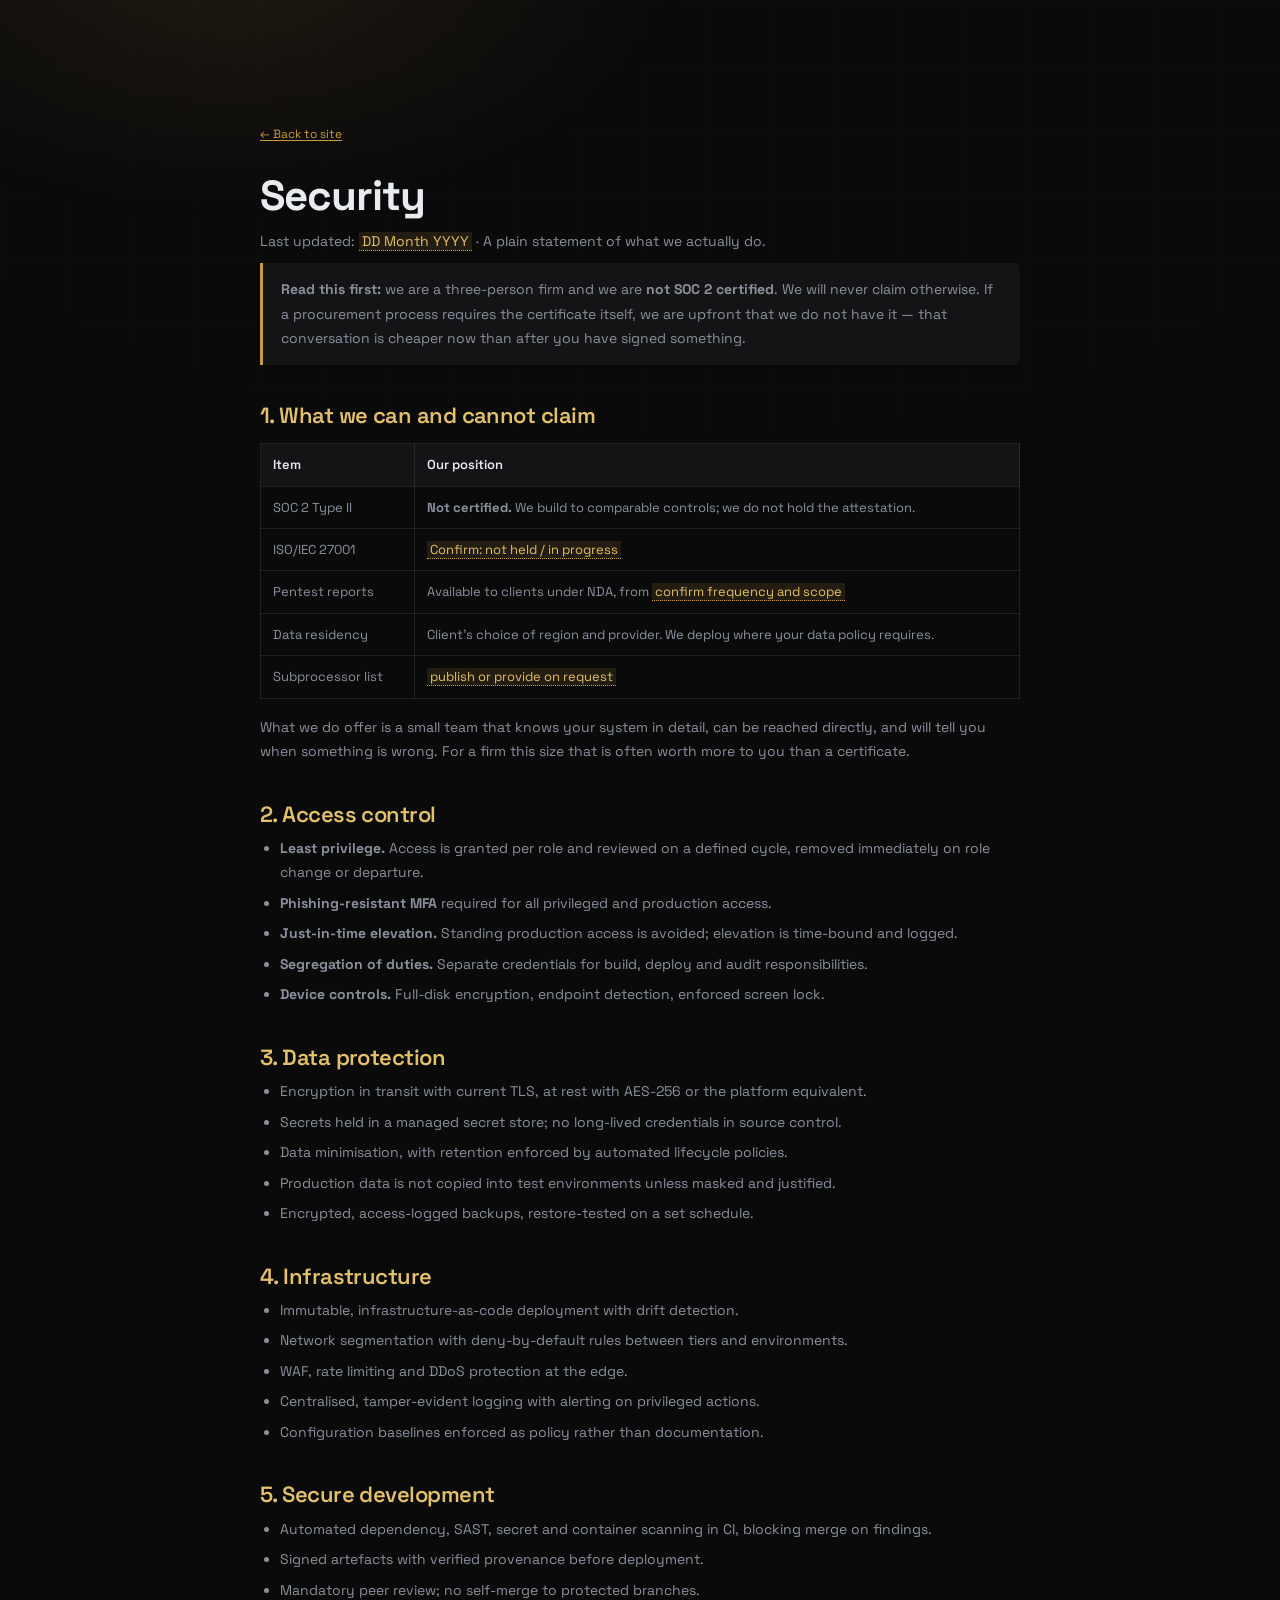
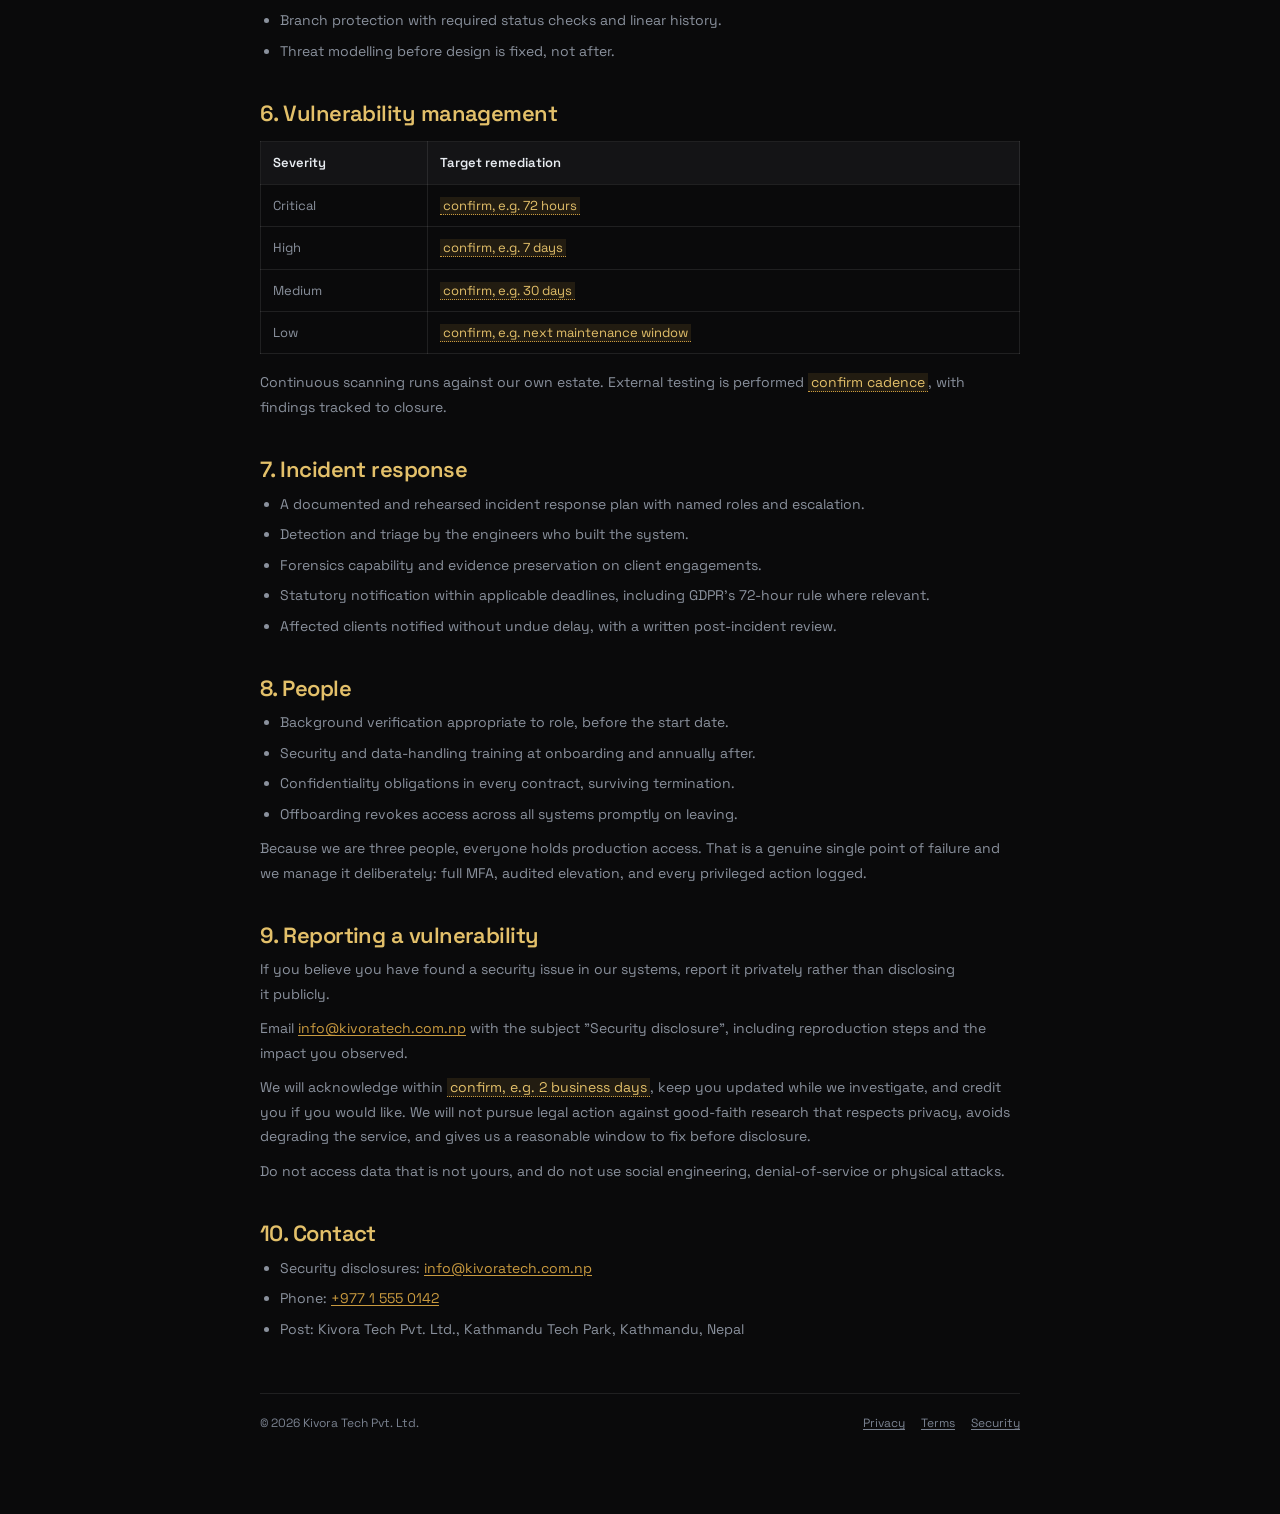
<file: security.html>
<!DOCTYPE html>
<html lang="en">
<head>
<meta charset="UTF-8" />
<meta name="viewport" content="width=device-width, initial-scale=1.0" />
<title>Security - Kivora Tech Pvt. Ltd.</title>
<meta name="description" content="Security practices at Kivora Tech: zero-trust access, encryption, secure development, vulnerability management and incident response. We are not SOC 2 certified and do not claim to be." />
<meta name="theme-color" content="#0a0a0b" />
<meta name="robots" content="index, follow" />
<link rel="canonical" href="https://www.kivoratech.com.np/security.html" />
<meta property="og:type" content="article" />
<meta property="og:url" content="https://www.kivoratech.com.np/security.html" />
<meta property="og:title" content="Security - Kivora Tech Pvt. Ltd." />
<meta property="og:description" content="Our security practices, stated plainly." />
<meta property="og:image" content="https://www.kivoratech.com.np/og-image.png" />
<link rel="icon" type="image/svg+xml" href="data:image/svg+xml,%3Csvg xmlns='http://www.w3.org/2000/svg' viewBox='0 0 64 64'%3E%3Crect width='64' height='64' rx='4' fill='%230a0a0b'/%3E%3Crect x='2' y='2' width='60' height='60' rx='2' fill='none' stroke='%23b08947' stroke-width='2'/%3E%3Cpath d='M22 15 V49 M24 32 L40 15 M24 32 L40 49' stroke='%23c99a3f' stroke-width='7' stroke-linecap='round' fill='none'/%3E%3C/svg%3E" />
<link rel="preconnect" href="https://fonts.googleapis.com" />
<link rel="preconnect" href="https://fonts.gstatic.com" crossorigin />
<link href="https://fonts.googleapis.com/css2?family=Space+Grotesk:wght@400;500;600;700&family=JetBrains+Mono:wght@400;500&display=swap" rel="stylesheet" />
<link rel="stylesheet" href="styles.css" />
</head>
<body>
<div class="bg-glow" aria-hidden="true"></div>
<div class="bg-grid" aria-hidden="true"></div>

<main class="legal-wrap legal">
  <a href="index.html" class="legal-back">&larr; Back to site</a>

  <h1>Security</h1>
  <p class="legal-meta">Last updated: <span class="placeholder">DD Month YYYY</span> &middot; A plain statement of what we actually do.</p>

  <p class="legal-note"><strong>Read this first:</strong> we are a three-person firm and we are <strong>not SOC 2 certified</strong>. We will never claim otherwise. If a procurement process requires the certificate itself, we are upfront that we do not have it — that conversation is cheaper now than after you have signed something.</p>

  <h2 id="honest">1. What we can and cannot claim</h2>
  <table>
    <thead><tr><th scope="col">Item</th><th scope="col">Our position</th></tr></thead>
    <tbody>
      <tr><td>SOC 2 Type II</td><td><strong>Not certified.</strong> We build to comparable controls; we do not hold the attestation.</td></tr>
      <tr><td>ISO/IEC 27001</td><td><span class="placeholder">Confirm: not held / in progress</span></td></tr>
      <tr><td>Pentest reports</td><td>Available to clients under NDA, from <span class="placeholder">confirm frequency and scope</span></td></tr>
      <tr><td>Data residency</td><td>Client's choice of region and provider. We deploy where your data policy requires.</td></tr>
      <tr><td>Subprocessor list</td><td><span class="placeholder">publish or provide on request</span></td></tr>
    </tbody>
  </table>
  <p>What we do offer is a small team that knows your system in detail, can be reached directly, and will tell you when something is wrong. For a firm this size that is often worth more to you than a certificate.</p>

  <h2 id="access">2. Access control</h2>
  <ul>
    <li><strong>Least privilege.</strong> Access is granted per role and reviewed on a defined cycle, removed immediately on role change or departure.</li>
    <li><strong>Phishing-resistant MFA</strong> required for all privileged and production access.</li>
    <li><strong>Just-in-time elevation.</strong> Standing production access is avoided; elevation is time-bound and logged.</li>
    <li><strong>Segregation of duties.</strong> Separate credentials for build, deploy and audit responsibilities.</li>
    <li><strong>Device controls.</strong> Full-disk encryption, endpoint detection, enforced screen lock.</li>
  </ul>

  <h2 id="data">3. Data protection</h2>
  <ul>
    <li>Encryption in transit with current TLS, at rest with AES-256 or the platform equivalent.</li>
    <li>Secrets held in a managed secret store; no long-lived credentials in source control.</li>
    <li>Data minimisation, with retention enforced by automated lifecycle policies.</li>
    <li>Production data is not copied into test environments unless masked and justified.</li>
    <li>Encrypted, access-logged backups, restore-tested on a set schedule.</li>
  </ul>

  <h2 id="infra">4. Infrastructure</h2>
  <ul>
    <li>Immutable, infrastructure-as-code deployment with drift detection.</li>
    <li>Network segmentation with deny-by-default rules between tiers and environments.</li>
    <li>WAF, rate limiting and DDoS protection at the edge.</li>
    <li>Centralised, tamper-evident logging with alerting on privileged actions.</li>
    <li>Configuration baselines enforced as policy rather than documentation.</li>
  </ul>

  <h2 id="sdlc">5. Secure development</h2>
  <ul>
    <li>Automated dependency, SAST, secret and container scanning in CI, blocking merge on findings.</li>
    <li>Signed artefacts with verified provenance before deployment.</li>
    <li>Mandatory peer review; no self-merge to protected branches.</li>
    <li>Branch protection with required status checks and linear history.</li>
    <li>Threat modelling before design is fixed, not after.</li>
  </ul>

  <h2 id="vuln">6. Vulnerability management</h2>
  <table>
    <thead><tr><th scope="col">Severity</th><th scope="col">Target remediation</th></tr></thead>
    <tbody>
      <tr><td>Critical</td><td><span class="placeholder">confirm, e.g. 72 hours</span></td></tr>
      <tr><td>High</td><td><span class="placeholder">confirm, e.g. 7 days</span></td></tr>
      <tr><td>Medium</td><td><span class="placeholder">confirm, e.g. 30 days</span></td></tr>
      <tr><td>Low</td><td><span class="placeholder">confirm, e.g. next maintenance window</span></td></tr>
    </tbody>
  </table>
  <p>Continuous scanning runs against our own estate. External testing is performed <span class="placeholder">confirm cadence</span>, with findings tracked to closure.</p>

  <h2 id="incident">7. Incident response</h2>
  <ul>
    <li>A documented and rehearsed incident response plan with named roles and escalation.</li>
    <li>Detection and triage by the engineers who built the system.</li>
    <li>Forensics capability and evidence preservation on client engagements.</li>
    <li>Statutory notification within applicable deadlines, including GDPR's 72-hour rule where relevant.</li>
    <li>Affected clients notified without undue delay, with a written post-incident review.</li>
  </ul>

  <h2 id="people">8. People</h2>
  <ul>
    <li>Background verification appropriate to role, before the start date.</li>
    <li>Security and data-handling training at onboarding and annually after.</li>
    <li>Confidentiality obligations in every contract, surviving termination.</li>
    <li>Offboarding revokes access across all systems promptly on leaving.</li>
  </ul>
  <p>Because we are three people, everyone holds production access. That is a genuine single point of failure and we manage it deliberately: full MFA, audited elevation, and every privileged action logged.</p>

  <h2 id="report">9. Reporting a vulnerability</h2>
  <p>If you believe you have found a security issue in our systems, report it privately rather than disclosing it publicly.</p>
  <p>Email <a href="mailto:info@kivoratech.com.np">info@kivoratech.com.np</a> with the subject "Security disclosure", including reproduction steps and the impact you observed.</p>
  <p>We will acknowledge within <span class="placeholder">confirm, e.g. 2 business days</span>, keep you updated while we investigate, and credit you if you would like. We will not pursue legal action against good-faith research that respects privacy, avoids degrading the service, and gives us a reasonable window to fix before disclosure.</p>
  <p>Do not access data that is not yours, and do not use social engineering, denial-of-service or physical attacks.</p>

  <h2 id="contact">10. Contact</h2>
  <ul>
    <li>Security disclosures: <a href="mailto:info@kivoratech.com.np">info@kivoratech.com.np</a></li>
    <li>Phone: <a href="tel:+97715550142">+977 1 555 0142</a></li>
    <li>Post: Kivora Tech Pvt. Ltd., Kathmandu Tech Park, Kathmandu, Nepal</li>
  </ul>

  <div class="legal-foot">
    <span>&copy; <span id="year">2026</span> Kivora Tech Pvt. Ltd.</span>
    <nav aria-label="Legal"><a href="privacy.html">Privacy</a><a href="terms.html">Terms</a><a href="security.html">Security</a></nav>
  </div>
</main>

<script>document.getElementById("year").textContent = new Date().getFullYear();</script>
</body>
</html>
</file>
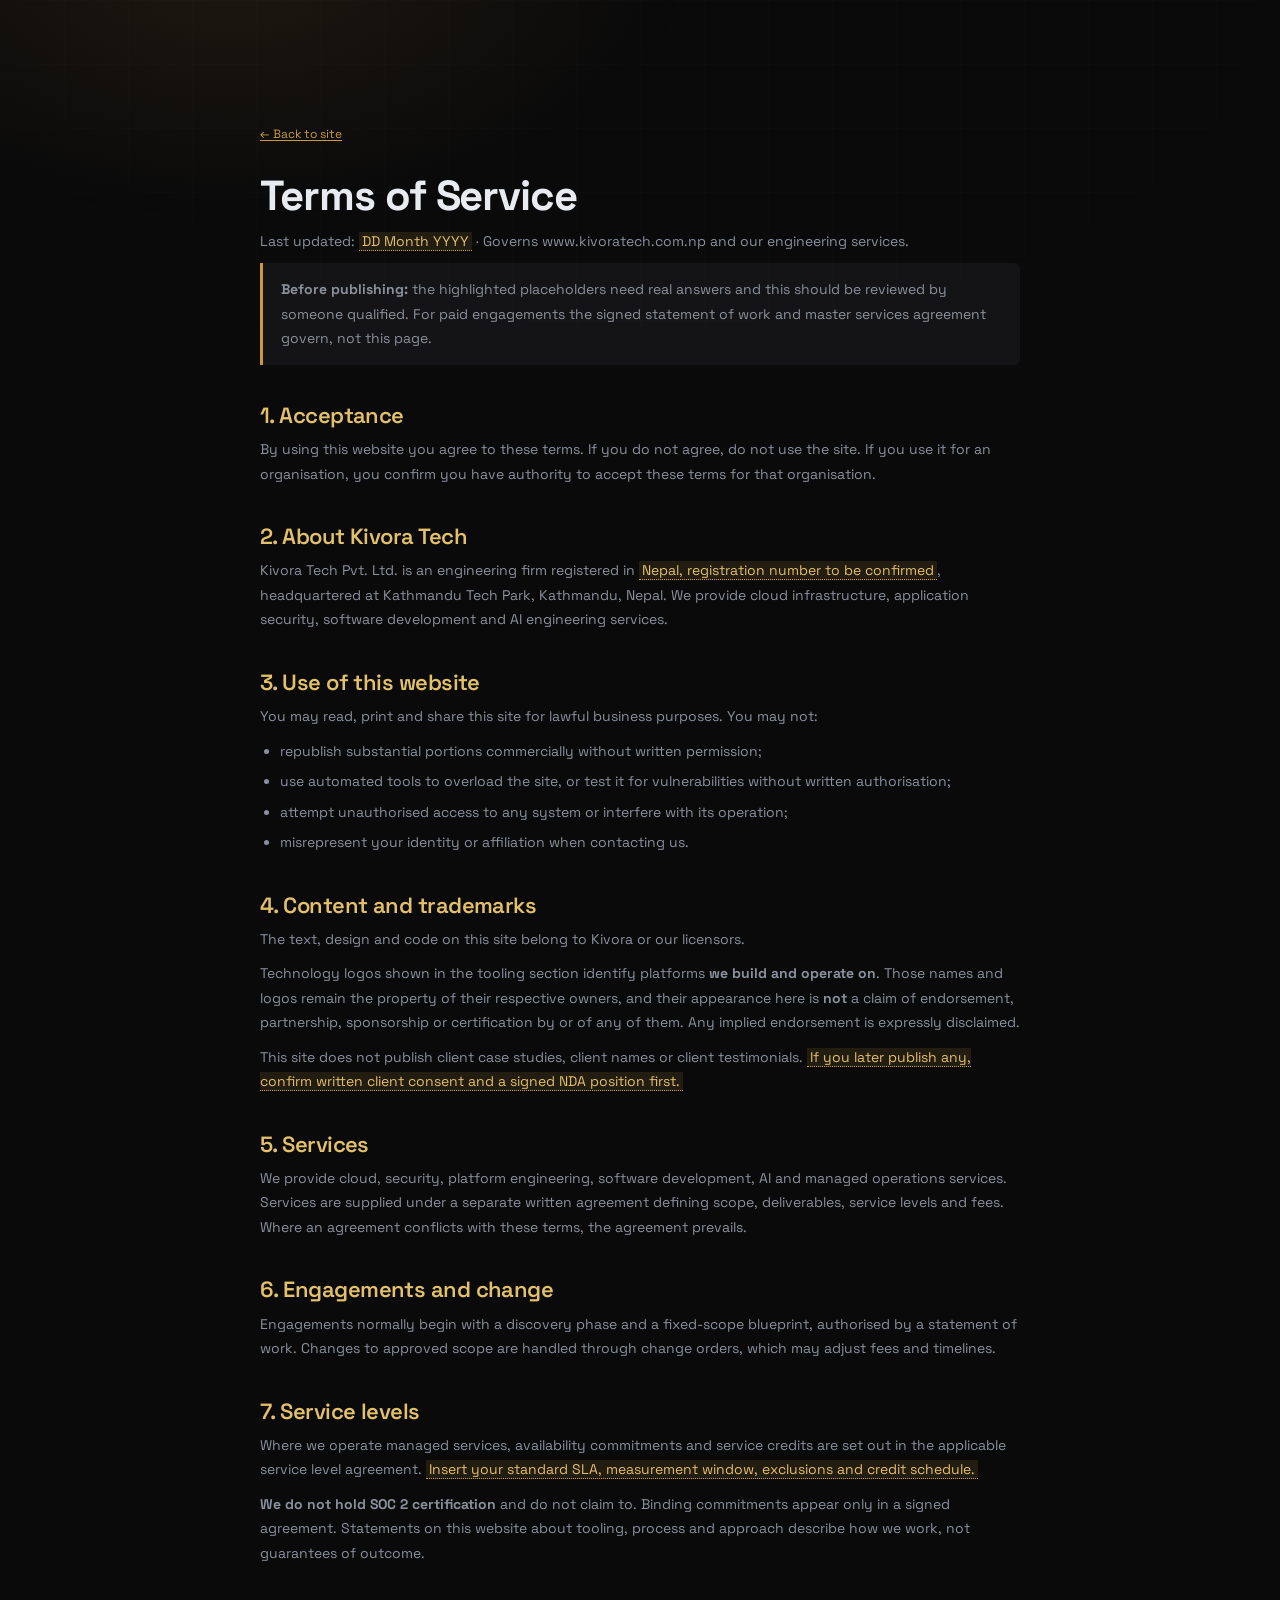
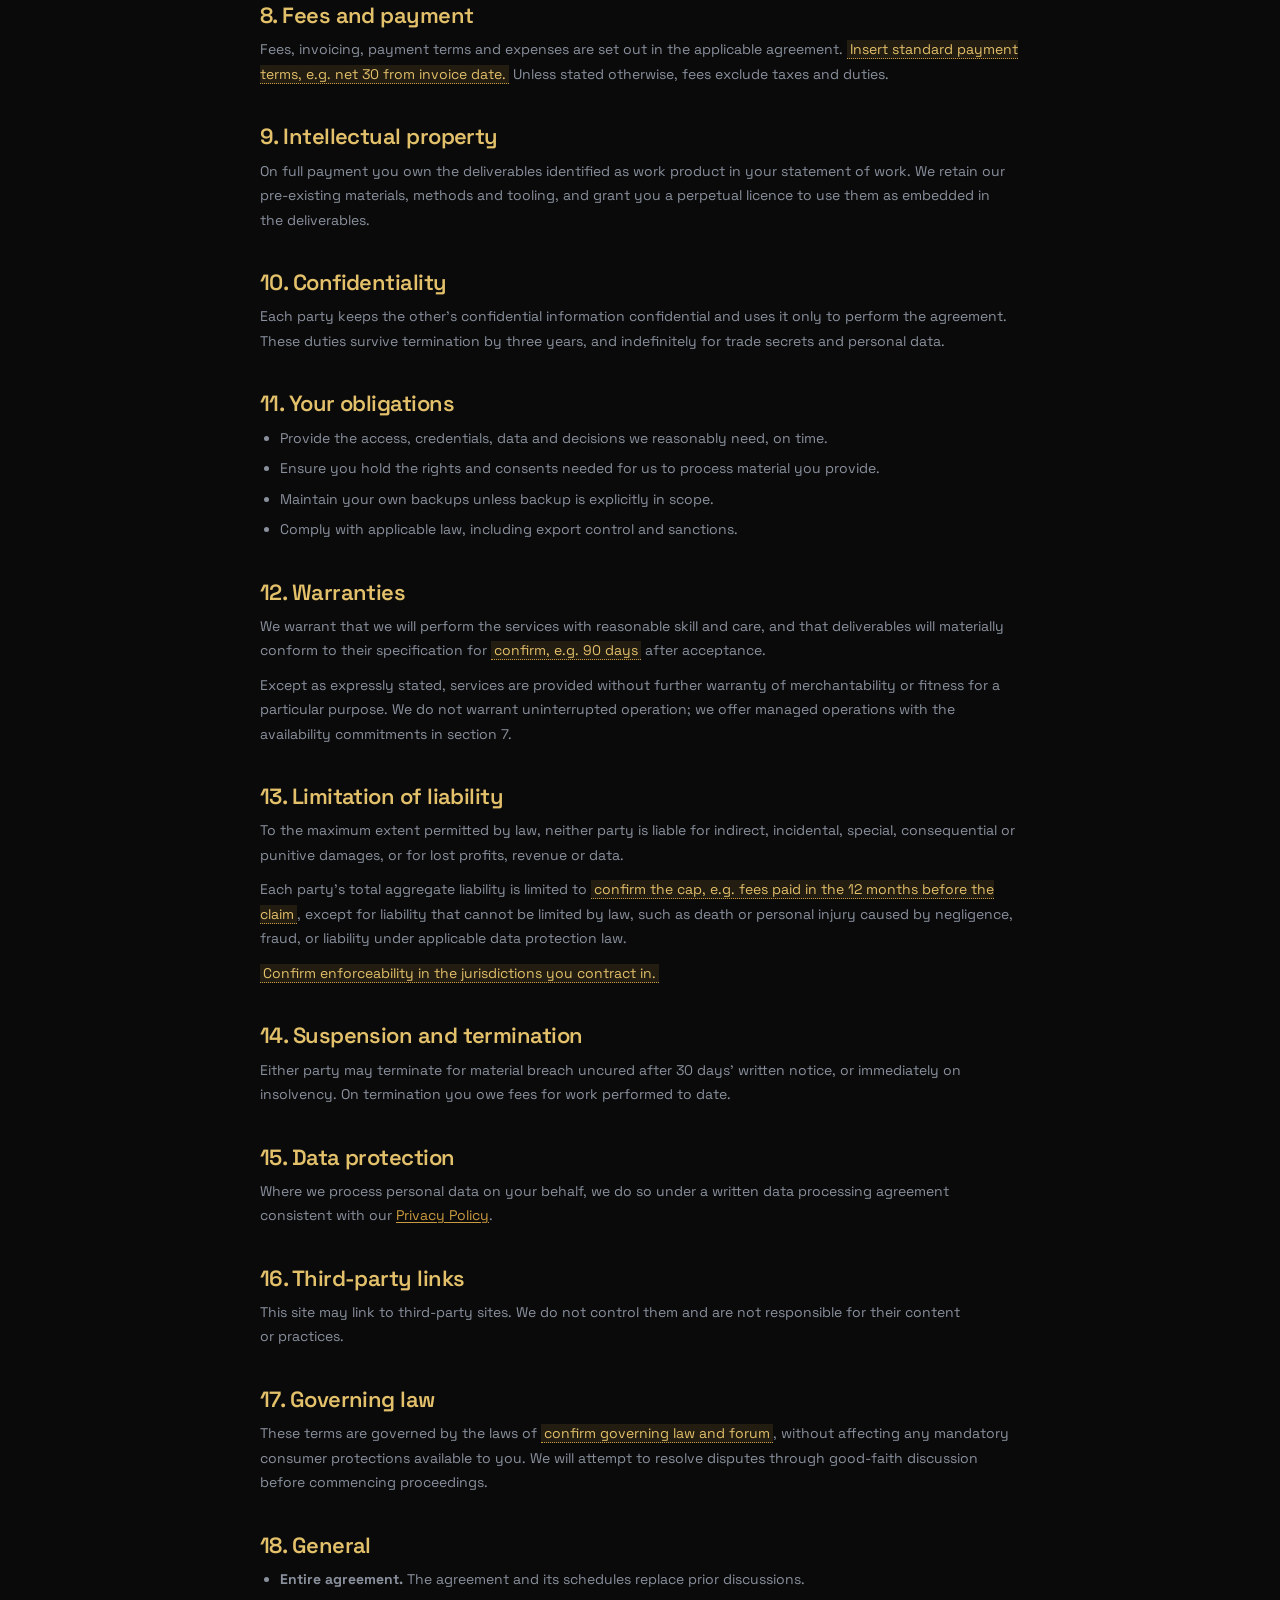
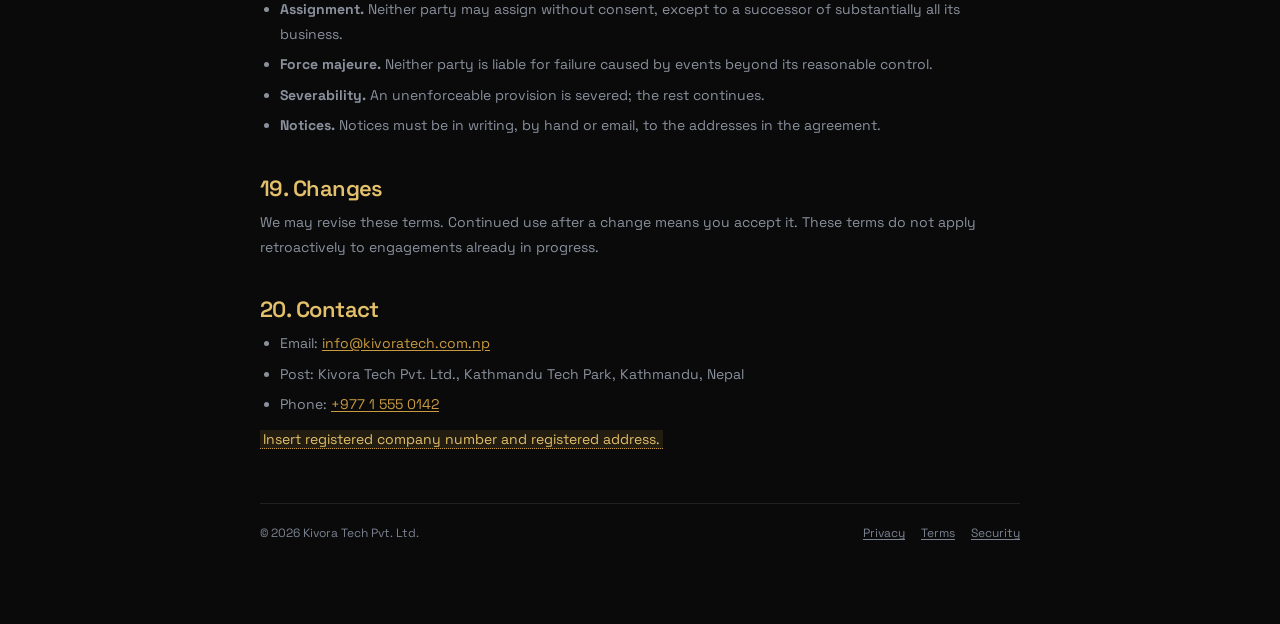
<file: terms.html>
<!DOCTYPE html>
<html lang="en">
<head>
<meta charset="UTF-8" />
<meta name="viewport" content="width=device-width, initial-scale=1.0" />
<title>Terms of Service - Kivora Tech Pvt. Ltd.</title>
<meta name="description" content="The terms governing use of the Kivora Tech website and the provision of our cloud, security, software and AI engineering services." />
<meta name="theme-color" content="#0a0a0b" />
<meta name="robots" content="index, follow" />
<link rel="canonical" href="https://www.kivoratech.com.np/terms.html" />
<meta property="og:type" content="article" />
<meta property="og:url" content="https://www.kivoratech.com.np/terms.html" />
<meta property="og:title" content="Terms of Service - Kivora Tech Pvt. Ltd." />
<meta property="og:description" content="Terms governing use of this site and our engineering services." />
<meta property="og:image" content="https://www.kivoratech.com.np/og-image.png" />
<link rel="icon" type="image/svg+xml" href="data:image/svg+xml,%3Csvg xmlns='http://www.w3.org/2000/svg' viewBox='0 0 64 64'%3E%3Crect width='64' height='64' rx='4' fill='%230a0a0b'/%3E%3Crect x='2' y='2' width='60' height='60' rx='2' fill='none' stroke='%23b08947' stroke-width='2'/%3E%3Cpath d='M22 15 V49 M24 32 L40 15 M24 32 L40 49' stroke='%23c99a3f' stroke-width='7' stroke-linecap='round' fill='none'/%3E%3C/svg%3E" />
<link rel="preconnect" href="https://fonts.googleapis.com" />
<link rel="preconnect" href="https://fonts.gstatic.com" crossorigin />
<link href="https://fonts.googleapis.com/css2?family=Space+Grotesk:wght@400;500;600;700&family=JetBrains+Mono:wght@400;500&display=swap" rel="stylesheet" />
<link rel="stylesheet" href="styles.css" />
</head>
<body>
<div class="bg-glow" aria-hidden="true"></div>
<div class="bg-grid" aria-hidden="true"></div>

<main class="legal-wrap legal">
  <a href="index.html" class="legal-back">&larr; Back to site</a>

  <h1>Terms of Service</h1>
  <p class="legal-meta">Last updated: <span class="placeholder">DD Month YYYY</span> &middot; Governs www.kivoratech.com.np and our engineering services.</p>

  <p class="legal-note"><strong>Before publishing:</strong> the highlighted placeholders need real answers and this should be reviewed by someone qualified. For paid engagements the signed statement of work and master services agreement govern, not this page.</p>

  <h2 id="accept">1. Acceptance</h2>
  <p>By using this website you agree to these terms. If you do not agree, do not use the site. If you use it for an organisation, you confirm you have authority to accept these terms for that organisation.</p>

  <h2 id="about">2. About Kivora Tech</h2>
  <p>Kivora Tech Pvt. Ltd. is an engineering firm registered in <span class="placeholder">Nepal, registration number to be confirmed</span>, headquartered at Kathmandu Tech Park, Kathmandu, Nepal. We provide cloud infrastructure, application security, software development and AI engineering services.</p>

  <h2 id="site">3. Use of this website</h2>
  <p>You may read, print and share this site for lawful business purposes. You may not:</p>
  <ul>
    <li>republish substantial portions commercially without written permission;</li>
    <li>use automated tools to overload the site, or test it for vulnerabilities without written authorisation;</li>
    <li>attempt unauthorised access to any system or interfere with its operation;</li>
    <li>misrepresent your identity or affiliation when contacting us.</li>
  </ul>

  <h2 id="marks">4. Content and trademarks</h2>
  <p>The text, design and code on this site belong to Kivora or our licensors.</p>
  <p>Technology logos shown in the tooling section identify platforms <strong>we build and operate on</strong>. Those names and logos remain the property of their respective owners, and their appearance here is <strong>not</strong> a claim of endorsement, partnership, sponsorship or certification by or of any of them. Any implied endorsement is expressly disclaimed.</p>
  <p>This site does not publish client case studies, client names or client testimonials. <span class="placeholder">If you later publish any, confirm written client consent and a signed NDA position first.</span></p>

  <h2 id="services">5. Services</h2>
  <p>We provide cloud, security, platform engineering, software development, AI and managed operations services. Services are supplied under a separate written agreement defining scope, deliverables, service levels and fees. Where an agreement conflicts with these terms, the agreement prevails.</p>

  <h2 id="sow">6. Engagements and change</h2>
  <p>Engagements normally begin with a discovery phase and a fixed-scope blueprint, authorised by a statement of work. Changes to approved scope are handled through change orders, which may adjust fees and timelines.</p>

  <h2 id="sla">7. Service levels</h2>
  <p>Where we operate managed services, availability commitments and service credits are set out in the applicable service level agreement. <span class="placeholder">Insert your standard SLA, measurement window, exclusions and credit schedule.</span></p>
  <p><strong>We do not hold SOC 2 certification</strong> and do not claim to. Binding commitments appear only in a signed agreement. Statements on this website about tooling, process and approach describe how we work, not guarantees of outcome.</p>

  <h2 id="fees">8. Fees and payment</h2>
  <p>Fees, invoicing, payment terms and expenses are set out in the applicable agreement. <span class="placeholder">Insert standard payment terms, e.g. net 30 from invoice date.</span> Unless stated otherwise, fees exclude taxes and duties.</p>

  <h2 id="ip">9. Intellectual property</h2>
  <p>On full payment you own the deliverables identified as work product in your statement of work. We retain our pre-existing materials, methods and tooling, and grant you a perpetual licence to use them as embedded in the deliverables.</p>

  <h2 id="conf">10. Confidentiality</h2>
  <p>Each party keeps the other's confidential information confidential and uses it only to perform the agreement. These duties survive termination by three years, and indefinitely for trade secrets and personal data.</p>

  <h2 id="obligations">11. Your obligations</h2>
  <ul>
    <li>Provide the access, credentials, data and decisions we reasonably need, on time.</li>
    <li>Ensure you hold the rights and consents needed for us to process material you provide.</li>
    <li>Maintain your own backups unless backup is explicitly in scope.</li>
    <li>Comply with applicable law, including export control and sanctions.</li>
  </ul>

  <h2 id="warranty">12. Warranties</h2>
  <p>We warrant that we will perform the services with reasonable skill and care, and that deliverables will materially conform to their specification for <span class="placeholder">confirm, e.g. 90 days</span> after acceptance.</p>
  <p>Except as expressly stated, services are provided without further warranty of merchantability or fitness for a particular purpose. We do not warrant uninterrupted operation; we offer managed operations with the availability commitments in section 7.</p>

  <h2 id="liability">13. Limitation of liability</h2>
  <p>To the maximum extent permitted by law, neither party is liable for indirect, incidental, special, consequential or punitive damages, or for lost profits, revenue or data.</p>
  <p>Each party's total aggregate liability is limited to <span class="placeholder">confirm the cap, e.g. fees paid in the 12 months before the claim</span>, except for liability that cannot be limited by law, such as death or personal injury caused by negligence, fraud, or liability under applicable data protection law.</p>
  <p><span class="placeholder">Confirm enforceability in the jurisdictions you contract in.</span></p>

  <h2 id="term">14. Suspension and termination</h2>
  <p>Either party may terminate for material breach uncured after 30 days' written notice, or immediately on insolvency. On termination you owe fees for work performed to date.</p>

  <h2 id="data">15. Data protection</h2>
  <p>Where we process personal data on your behalf, we do so under a written data processing agreement consistent with our <a href="privacy.html">Privacy Policy</a>.</p>

  <h2 id="links">16. Third-party links</h2>
  <p>This site may link to third-party sites. We do not control them and are not responsible for their content or practices.</p>

  <h2 id="law">17. Governing law</h2>
  <p>These terms are governed by the laws of <span class="placeholder">confirm governing law and forum</span>, without affecting any mandatory consumer protections available to you. We will attempt to resolve disputes through good-faith discussion before commencing proceedings.</p>

  <h2 id="general">18. General</h2>
  <ul>
    <li><strong>Entire agreement.</strong> The agreement and its schedules replace prior discussions.</li>
    <li><strong>Assignment.</strong> Neither party may assign without consent, except to a successor of substantially all its business.</li>
    <li><strong>Force majeure.</strong> Neither party is liable for failure caused by events beyond its reasonable control.</li>
    <li><strong>Severability.</strong> An unenforceable provision is severed; the rest continues.</li>
    <li><strong>Notices.</strong> Notices must be in writing, by hand or email, to the addresses in the agreement.</li>
  </ul>

  <h2 id="changes">19. Changes</h2>
  <p>We may revise these terms. Continued use after a change means you accept it. These terms do not apply retroactively to engagements already in progress.</p>

  <h2 id="contact">20. Contact</h2>
  <ul>
    <li>Email: <a href="mailto:info@kivoratech.com.np">info@kivoratech.com.np</a></li>
    <li>Post: Kivora Tech Pvt. Ltd., Kathmandu Tech Park, Kathmandu, Nepal</li>
    <li>Phone: <a href="tel:+97715550142">+977 1 555 0142</a></li>
  </ul>
  <p><span class="placeholder">Insert registered company number and registered address.</span></p>

  <div class="legal-foot">
    <span>&copy; <span id="year">2026</span> Kivora Tech Pvt. Ltd.</span>
    <nav aria-label="Legal"><a href="privacy.html">Privacy</a><a href="terms.html">Terms</a><a href="security.html">Security</a></nav>
  </div>
</main>

<script>document.getElementById("year").textContent = new Date().getFullYear();</script>
</body>
</html>
</file>
<file: styles.css>
/* Kivora Tech — gold on black, Space Grotesk. Same brand, rebuilt. */

:root {
  --bg: #0a0a0b;
  --bg-alt: #0e0e10;
  --tile: #141416;
  --tile-2: #1a1a1d;
  --gold: #c99a3f;
  --gold-2: #e3c06a;
  --gold-3: #b08947;
  --text: #e8ecf1;
  --muted: #8a919d;
  --muted-2: #7a8290;
  --line: rgba(255, 255, 255, 0.09);
  --line-2: rgba(255, 255, 255, 0.16);
  --ok: #16a34a;
  --err: #dc2626;
  --r: 10px;
  --r-lg: 20px;
  /* motion: named curves instead of linear / ease-in-out */
  --ease: cubic-bezier(0.22, 1, 0.36, 1);         /* expo out - settles fast, reads expensive */
  --ease-spring: cubic-bezier(0.32, 0.72, 0, 1);  /* slight overshoot */
  --ease-inout: cubic-bezier(0.76, 0, 0.24, 1);   /* for A-to-B moves already on screen */
  --t-fast: 0.18s;
  --t: 0.42s;
  --t-slow: 0.85s;
  --sans: "Space Grotesk", system-ui, -apple-system, "Segoe UI", sans-serif;
  --mono: "JetBrains Mono", ui-monospace, "SF Mono", Menlo, monospace;
}

* { margin: 0; padding: 0; box-sizing: border-box; }
html { scroll-behavior: smooth; overflow-x: clip; color-scheme: dark; }
body {
  font-family: var(--sans);
  background: var(--bg);
  color: var(--text);
  line-height: 1.65;
  -webkit-font-smoothing: antialiased;
  overflow-x: hidden;
}
h1, h2, h3 { line-height: 1.1; letter-spacing: -0.025em; font-weight: 600; text-wrap: balance; }
h1 { font-size: clamp(32px, 5.6vw, 62px); font-weight: 700; max-width: 20ch; }
h2 { font-size: clamp(24px, 3.2vw, 40px); max-width: 24ch; }
h3 { font-size: 17px; }
p { text-wrap: pretty; }
a { color: inherit; text-decoration: none; }
button { font: inherit; cursor: pointer; color: inherit; }
a, button { -webkit-tap-highlight-color: transparent; touch-action: manipulation; }
img, svg { display: block; max-width: 100%; }
ul, ol { list-style: none; }
::selection { background: var(--gold); color: #0a0a0b; }
:focus-visible { outline: 2px solid var(--gold); outline-offset: 3px; border-radius: 3px; }

.sr-only {
  position: absolute; width: 1px; height: 1px; padding: 0; margin: -1px;
  overflow: hidden; clip: rect(0, 0, 0, 0); clip-path: inset(50%);
  white-space: nowrap; border: 0;
}
.skip {
  position: fixed; top: -80px; left: 16px; z-index: 1000;
  background: var(--gold); color: #0a0a0b; padding: 10px 18px;
  font-size: 13px; font-weight: 600; border-radius: 0 0 var(--r) var(--r);
  transition: top 0.25s var(--ease);
}
.skip:focus { top: 0; }

.wrap { width: min(1180px, 100%); margin-inline: auto; padding-inline: clamp(20px, 5vw, 40px); }
section { padding: clamp(64px, 9vw, 116px) 0; scroll-margin-top: 84px; }
section.alt { background: var(--bg-alt); }

/* backdrop */
.bg-grid, .bg-glow { position: fixed; inset: 0; z-index: 0; pointer-events: none; }
.bg-grid {
  opacity: 0.5;
  background-image:
    linear-gradient(rgba(255, 255, 255, 0.028) 1px, transparent 1px),
    linear-gradient(90deg, rgba(255, 255, 255, 0.028) 1px, transparent 1px);
  background-size: 64px 64px;
  mask-image: radial-gradient(120% 90% at 50% 0%, #000 30%, transparent 78%);
  -webkit-mask-image: radial-gradient(120% 90% at 50% 0%, #000 30%, transparent 78%);
}
.bg-glow { background: radial-gradient(58% 46% at 18% -4%, rgba(201, 154, 63, 0.1), transparent 62%); }

/* Ambient mesh orbs. Fixed, blurred, transform-only so nothing reflows. */
.orbs { position: fixed; inset: 0; z-index: 0; pointer-events: none; overflow: hidden; }
.orb { position: absolute; border-radius: 50%; will-change: transform; filter: blur(90px); }
.orb-a {
  width: 46vw; height: 46vw; top: -12vw; left: -8vw;
  background: radial-gradient(circle, rgba(201, 154, 63, 0.17), transparent 68%);
  animation: drift-a 26s var(--ease-inout) infinite alternate;
}
.orb-b {
  width: 38vw; height: 38vw; top: 34vh; right: -12vw;
  background: radial-gradient(circle, rgba(176, 137, 71, 0.12), transparent 68%);
  animation: drift-b 32s var(--ease-inout) infinite alternate;
}
.orb-c {
  width: 42vw; height: 42vw; bottom: -16vw; left: 26vw;
  background: radial-gradient(circle, rgba(227, 192, 106, 0.07), transparent 70%);
  animation: drift-c 38s var(--ease-inout) infinite alternate;
}
@keyframes drift-a { from { transform: translate3d(0,0,0) scale(1); } to { transform: translate3d(6vw,5vh,0) scale(1.14); } }
@keyframes drift-b { from { transform: translate3d(0,0,0) scale(1.08); } to { transform: translate3d(-5vw,-6vh,0) scale(1); } }
@keyframes drift-c { from { transform: translate3d(0,0,0) scale(1); } to { transform: translate3d(4vw,-4vh,0) scale(1.12); } }

/* Film grain. Fixed and pointer-events none, so scrolling past it costs nothing. */
.grain {
  position: fixed; inset: 0; z-index: 1; pointer-events: none; opacity: 0.035;
  background-image: url("data:image/svg+xml,%3Csvg xmlns='http://www.w3.org/2000/svg' width='140' height='140'%3E%3Cfilter id='n'%3E%3CfeTurbulence type='fractalNoise' baseFrequency='0.85' numOctaves='3'/%3E%3C/filter%3E%3Crect width='140' height='140' filter='url(%23n)'/%3E%3C/svg%3E");
}
.progress {
  position: fixed; top: 0; left: 0; height: 2px; width: 0; z-index: 600;
  background: linear-gradient(90deg, var(--gold-3), var(--gold-2));
}
/* Custom cursor: gold dot with a lagging ring. Fine pointers only, native
   cursor stays visible (usability first), everything transform-only. */
.cursor { display: none; }
@media (hover: hover) and (pointer: fine) {
  .cursor {
    display: block; position: fixed; inset: 0; z-index: 1000;
    pointer-events: none; opacity: 0; transition: opacity 0.3s var(--ease);
  }
  .cursor.on { opacity: 1; }
  .cursor-dot, .cursor-ring { position: absolute; top: 0; left: 0; border-radius: 50%; }
  .cursor-dot {
    width: 6px; height: 6px; background: var(--gold-2);
    transform: translate3d(var(--cx, -100px), var(--cy, -100px), 0) translate(-50%, -50%);
  }
  .cursor-ring {
    width: 30px; height: 30px; border: 1.5px solid rgba(201, 154, 63, 0.55);
    transform: translate3d(var(--rx, -100px), var(--ry, -100px), 0) translate(-50%, -50%);
    transition: width 0.25s var(--ease), height 0.25s var(--ease), border-color 0.25s var(--ease);
  }
  .cursor.grow .cursor-ring { width: 46px; height: 46px; border-color: rgba(227, 192, 106, 0.9); }
}
@media (prefers-reduced-motion: reduce) {
  .cursor { display: none !important; }
}

/* nav — floating glass pill, detached from the top edge.
   No backdrop-filter here on purpose: backdrop-filter (like filter/transform)
   establishes a containing block for fixed-position descendants, which would
   anchor the mobile drawer's `position: fixed` to this pill instead of the
   viewport. The drawer keeps its own blur, which is where it actually matters. */
.nav {
  position: fixed; top: 14px; left: 0; right: 0; z-index: 500;
  width: min(1180px, calc(100% - 28px)); margin-inline: auto;
  border-radius: 999px; border: 1px solid transparent;
  background: rgba(10, 10, 11, 0.72);
  transition: background var(--t) var(--ease), border-color var(--t) var(--ease),
              box-shadow var(--t) var(--ease);
}
.nav.scrolled {
  background: rgba(13, 13, 15, 0.86);
  border-color: var(--line-2);
  box-shadow: 0 20px 54px -26px rgba(0, 0, 0, 0.95), inset 0 1px 0 rgba(255, 255, 255, 0.06);
}
.nav-in { display: flex; align-items: center; gap: 20px; padding: 9px 12px 9px 20px; }
.brand { display: flex; align-items: center; margin-right: auto; }
/* Real company logo, used untouched. Presented as a tile so the JPEG's
   black background reads as intentional rather than a box artifact. */
.brand-logo {
  height: 34px; width: auto; flex: none; display: block;
  border-radius: 8px; border: 1px solid var(--line-2);
  transition: transform 0.45s var(--ease);
}
.brand:hover .brand-logo { transform: scale(1.03); }
footer .brand-logo { height: 52px; border-radius: 10px; }
.nav-links { display: flex; align-items: center; gap: 26px; }
.nav-links > a:not(.btn) { font-size: 13px; color: var(--muted); transition: color 0.25s; }
.nav-links > a:not(.btn):hover { color: var(--gold); }

/* buttons */
.btn {
  position: relative; display: inline-flex; align-items: center; gap: 10px;
  padding: 13px 26px; font-weight: 600; font-size: 13px; letter-spacing: 0.04em;
  text-transform: uppercase; border-radius: 999px;
  background: var(--gold); color: #0a0a0b; border: 1px solid var(--gold);
  transform: translate3d(0, 0, 0);
  transition: background var(--t-fast) var(--ease), color var(--t-fast) var(--ease),
              transform var(--t) var(--ease-spring), box-shadow var(--t) var(--ease);
}
.btn:hover { background: var(--gold-2); transform: translate3d(var(--mx, 0px), calc(var(--my, 0px) - 2px), 0); box-shadow: 0 12px 30px -14px rgba(201, 154, 63, 0.75); }
.btn:active { transform: translate3d(var(--mx, 0px), var(--my, 0px), 0) scale(0.975); transition-duration: 0.08s; }
.btn-ghost { background: transparent; color: var(--gold); border-color: rgba(201, 154, 63, 0.42); }
.btn-ghost:hover { background: rgba(201, 154, 63, 0.1); color: var(--gold-2); box-shadow: 0 12px 30px -18px rgba(201, 154, 63, 0.6); }
.btn-sm { padding: 9px 18px; font-size: 11px; }

/* button-in-button: the arrow never sits naked next to the label */
.btn .arw {
  display: inline-grid; place-items: center; width: 22px; height: 22px;
  border-radius: 50%; background: rgba(0, 0, 0, 0.16); flex: none;
  font-size: 11px; line-height: 1;
  transition: transform var(--t) var(--ease-spring), background var(--t-fast) var(--ease);
}
.btn:hover .arw { transform: translate(3px, -2px) scale(1.08); }
.btn-ghost .arw { background: rgba(201, 154, 63, 0.16); }

/* shared */
.eyebrow {
  display: inline-flex; align-items: center; gap: 9px;
  font-family: var(--mono); font-size: 11px; letter-spacing: 0.16em;
  text-transform: uppercase; color: var(--gold); margin-bottom: 14px;
}
.eyebrow .dot {
  width: 6px; height: 6px; border-radius: 50%; background: var(--ok);
  box-shadow: 0 0 8px rgba(22, 163, 74, 0.6);
}
.head { max-width: 62ch; margin-bottom: clamp(36px, 5vw, 56px); }
.head h2 { margin-bottom: 12px; }
.sub { color: var(--muted); font-size: clamp(14px, 1.1vw, 16px); max-width: 60ch; }

/* hero */
.hero { padding-top: clamp(112px, 15vw, 168px); padding-bottom: clamp(56px, 8vw, 96px); position: relative; overflow: clip; }
/* HALLOWEEN (seasonal layer, remove after 2026-10-31).
   Pumpkin accent + badge + hero motifs. Honest framing only: no discounts,
   no scarcity, no deadlines — the offer underneath is unchanged. */
.spook-badge {
  display: inline-flex; align-items: center; gap: 8px;
  border: 1px solid rgba(232, 147, 60, 0.45); border-radius: 999px;
  background: rgba(232, 147, 60, 0.08); color: #e8933c;
  padding: 7px 15px; font-size: 12px; font-weight: 600; letter-spacing: 0.02em;
  margin-bottom: 18px; max-width: 100%;
}
.spook-badge svg { width: 16px; height: 16px; flex: none; fill: currentColor; }
.btn-spooky { background: #dd7c1e; border-color: #dd7c1e; color: #0a0a0b; }
.btn-spooky:hover { background: #e8933c; box-shadow: 0 12px 30px -14px rgba(221, 124, 30, 0.75); }
.btn-spooky .arw { background: rgba(0, 0, 0, 0.16); }
.spook { position: absolute; inset: 0; pointer-events: none; z-index: 0; }
.hero-in { position: relative; z-index: 1; }
.spook .bat, .spook .pump { position: absolute; opacity: 0.5; }
.spook .bat { fill: #e8933c; animation: bob 7s ease-in-out infinite alternate; }
.spook .b1 { width: 22px; top: 16%; right: 12%; }
.spook .b2 { width: 15px; top: 30%; right: 26%; animation-delay: -3s; animation-duration: 9s; }
.spook .pump {
  width: 30px; bottom: 8%; right: 6%; opacity: 0.4;
  fill: none; stroke: #e8933c; stroke-width: 1.6; stroke-linecap: round;
  animation: bob 8s ease-in-out infinite alternate-reverse;
}
@keyframes bob { from { transform: translate3d(0, -7px, 0); } to { transform: translate3d(5px, 8px, 0); } }
@media (max-width: 640px) {
  .spook .b1 { right: 6%; }
  .spook .pump { display: none; }
}
@media (prefers-reduced-motion: reduce) {
  .spook { display: none; }
}
.hero-in {
  display: grid; grid-template-columns: minmax(0, 1.15fr) minmax(320px, 0.85fr);
  gap: clamp(28px, 4vw, 56px); align-items: center;
}
.hero-copy .eyebrow { margin-bottom: 20px; }
.hero h1 { margin-bottom: 20px; max-width: 13ch; }
.lede { color: var(--muted); font-size: clamp(15px, 1.25vw, 17px); max-width: 54ch; margin-bottom: 30px; }
.hero-cta { display: flex; gap: 12px; flex-wrap: wrap; margin-bottom: 30px; }

/* guarantees */
.guarantees { display: flex; flex-wrap: wrap; gap: 10px 26px; margin-bottom: 4px; }
.guarantees li { display: flex; align-items: center; gap: 8px; font-size: 13px; color: var(--muted); }
.guarantees svg {
  width: 15px; height: 15px; flex: none; color: var(--gold);
  fill: none; stroke: currentColor; stroke-width: 2.4; stroke-linecap: round; stroke-linejoin: round;
}

/* hero deliverable card */
.hero-card {
  border-left: 1px solid transparent; border-radius: var(--r-lg);
  padding: 0; margin-top: 8px; overflow: hidden;
  transition: transform var(--t) var(--ease-spring), box-shadow var(--t) var(--ease);
}
.hero-card:hover { transform: translate3d(0, -4px, 0); box-shadow: inset 0 1px 0 rgba(255, 255, 255, 0.07), 0 34px 64px -34px rgba(201, 154, 63, 0.34); }
.term-bar {
  display: flex; align-items: center; gap: 10px;
  padding: 12px 18px; border-bottom: 1px solid var(--line); background: rgba(0, 0, 0, 0.3);
}
.term-dot { width: 7px; height: 7px; border-radius: 50%; background: var(--ok); box-shadow: 0 0 8px rgba(22, 163, 74, 0.6); }
.term-title { font-family: var(--mono); font-size: 10.5px; letter-spacing: 0.12em; text-transform: uppercase; color: var(--muted-2); }
.deliver li {
  display: grid; grid-template-columns: 84px 1fr; gap: 14px; align-items: baseline;
  padding: 14px 18px; border-bottom: 1px solid var(--line); font-size: 13px;
}
.del-k { font-family: var(--mono); font-size: 10.5px; letter-spacing: 0.06em; color: var(--gold); text-transform: uppercase; }
.del-v { color: var(--text); }
.term-foot { padding: 14px 18px; font-size: 12px; color: var(--muted-2); }

/* engagement tiers */
.tiers { display: grid; grid-template-columns: repeat(auto-fit, minmax(300px, 1fr)); gap: 16px; }
.tier {
  position: relative; border-radius: var(--r-lg); padding: 30px 28px;
  display: flex; flex-direction: column;
  transition: transform var(--t) var(--ease-spring), box-shadow var(--t) var(--ease);
}
.tier:hover { transform: translate3d(0, -5px, 0); box-shadow: inset 0 1px 0 rgba(255, 255, 255, 0.07), 0 34px 60px -32px rgba(201, 154, 63, 0.3); }
.tier-featured {
  background-image: linear-gradient(var(--tile), var(--tile)),
                    linear-gradient(168deg, rgba(201, 154, 63, 0.55), rgba(227, 192, 106, 0.14));
  box-shadow: inset 0 1px 0 rgba(255, 255, 255, 0.08), 0 30px 70px -34px rgba(201, 154, 63, 0.5);
}
.tier-tag {
  align-self: flex-start; font-family: var(--mono); font-size: 9.5px; letter-spacing: 0.14em;
  text-transform: uppercase; color: var(--gold); border: 1px solid rgba(201, 154, 63, 0.35);
  border-radius: 999px; padding: 4px 11px; margin-bottom: 16px;
}
.tier h3 { font-size: 22px; margin-bottom: 9px; letter-spacing: -0.02em; }
.tier-desc { font-size: 13.5px; color: var(--muted); margin-bottom: 20px; line-height: 1.6; }
.tier-list { display: grid; gap: 9px; margin-bottom: 22px; }
.tier-list li { position: relative; padding-left: 22px; font-size: 13px; color: var(--text); line-height: 1.5; }
.tier-list li::before {
  content: ""; position: absolute; left: 0; top: 8px;
  width: 6px; height: 6px; border-radius: 50%; background: var(--gold);
}
.tier-meta {
  display: flex; flex-wrap: wrap; gap: 6px 14px; margin-top: auto; padding-top: 18px;
  border-top: 1px solid var(--line); margin-bottom: 18px;
}
.tier-meta span { font-family: var(--mono); font-size: 10.5px; letter-spacing: 0.08em; text-transform: uppercase; color: var(--muted-2); }
.btn-full { width: 100%; justify-content: center; }
.cards { display: grid; grid-template-columns: repeat(auto-fit, minmax(290px, 1fr)); gap: 14px; }
/* Ten services land 3+3+3+1 at three columns, orphaning the last card. Let it
   span the row so the grid ends deliberately instead of ragged. */
.cards > .card:last-child:nth-child(3n + 1) { grid-column: 1 / -1; }
.cards > .card:last-child:nth-child(3n + 1) .ic { margin-bottom: 10px; }
@media (max-width: 980px) { .cards > .card:last-child:nth-child(3n + 1) { grid-column: auto; } }
/* Surface treatment shared by every card.
   Two background layers: a solid fill painted to the padding box, plus a
   top-lit gradient painted to the border box. That gives a hairline whose
   edge catches light instead of a flat 1px grey rule, with no extra markup. */
.surface {
  border: 1px solid transparent;
  background-image: linear-gradient(var(--tile), var(--tile)),
                    linear-gradient(168deg, rgba(255, 255, 255, 0.15), rgba(255, 255, 255, 0.025));
  background-origin: border-box; background-clip: padding-box, border-box;
  box-shadow: inset 0 1px 0 rgba(255, 255, 255, 0.05), 0 24px 46px -32px rgba(0, 0, 0, 0.95);
}
.card {
  border-radius: var(--r-lg); padding: 26px;
  transition: transform var(--t) var(--ease-spring), box-shadow var(--t) var(--ease);
}
.card:hover {
  transform: translate3d(0, -5px, 0);
  box-shadow: inset 0 1px 0 rgba(255, 255, 255, 0.07), 0 34px 60px -32px rgba(201, 154, 63, 0.38);
}
.card .ic {
  width: 26px; height: 26px; margin-bottom: 15px; color: var(--gold);
  fill: none; stroke: currentColor; stroke-width: 1.5;
  stroke-linecap: round; stroke-linejoin: round;
  transition: transform var(--t) var(--ease-spring), color var(--t-fast) var(--ease);
}
.card:hover .ic { transform: translate3d(0, -3px, 0) scale(1.14); color: var(--gold-2); }
.card h3 { margin-bottom: 7px; }
.card p { font-size: 13.5px; color: var(--muted); line-height: 1.6; }

/* steps */
.steps { display: grid; gap: 2px; }
.steps li {
  display: grid; grid-template-columns: 76px 1fr; gap: 20px;
  padding: 24px 4px; border-bottom: 1px solid var(--line);
}
.steps li:last-child { border-bottom: 0; }
.steps .n { font-family: var(--mono); font-size: 13px; color: var(--gold); letter-spacing: 0.08em; }
.steps h3 { margin-bottom: 5px; }
.steps p { font-size: 14px; color: var(--muted); max-width: 68ch; }

/* marquee */
.marquee {
  overflow: hidden; position: relative; padding: 6px 0;
  mask-image: linear-gradient(90deg, transparent, #000 7%, #000 93%, transparent);
  -webkit-mask-image: linear-gradient(90deg, transparent, #000 7%, #000 93%, transparent);
}
.marquee-track { display: flex; gap: 12px; width: max-content; animation: slide 46s linear infinite; }
/* WCAG 2.2.2: motion over 5s needs a pause control. The region is focusable
   and hoverable, so keyboard and pointer users can both stop it. */
.marquee:hover .marquee-track,
.marquee:focus-visible .marquee-track,
.marquee:focus-within .marquee-track { animation-play-state: paused; }
.marquee:focus-visible { outline: 2px solid var(--gold); outline-offset: 4px; border-radius: var(--r); }
@keyframes slide { to { transform: translateX(-50%); } }
.marquee-note { font-size: 12px; color: var(--muted-2); margin-top: 16px; }

/* team */
.team { display: grid; grid-template-columns: repeat(auto-fit, minmax(280px, 1fr)); gap: 14px; }
.team li { border-radius: var(--r-lg); padding: 26px; transition: transform var(--t) var(--ease-spring), box-shadow var(--t) var(--ease); }
.team li:hover { transform: translate3d(0, -4px, 0); box-shadow: inset 0 1px 0 rgba(255, 255, 255, 0.07), 0 30px 56px -32px rgba(201, 154, 63, 0.26); }
.avatar-img {
  width: 72px; height: 72px; border-radius: var(--r); margin-bottom: 16px;
  background: var(--tile-2); border: 1px solid var(--line-2); object-fit: cover;
}
.avatar-img[src$=".png"], .avatar-img[src$=".webp"] { object-fit: cover; }
picture { display: block; width: 72px; height: 72px; margin-bottom: 16px; }
picture .avatar-img { margin-bottom: 0; }
.team h3 { margin-bottom: 2px; }
.team .role { font-family: var(--mono); font-size: 10.5px; letter-spacing: 0.1em; text-transform: uppercase; color: var(--gold); margin-bottom: 11px; }
.team p { font-size: 13.5px; color: var(--muted); }
.team a { color: var(--gold); text-decoration: underline; text-underline-offset: 2px; }

/* why */
.why-grid { display: grid; grid-template-columns: repeat(auto-fit, minmax(280px, 1fr)); gap: 14px; }
.why-grid article {
  border-radius: var(--r-lg); padding: 26px; position: relative; overflow: hidden;
  transition: transform var(--t) var(--ease-spring), box-shadow var(--t) var(--ease);
}
.why-grid article:hover { transform: translate3d(0, -4px, 0); box-shadow: inset 0 1px 0 rgba(255, 255, 255, 0.07), 0 30px 56px -32px rgba(201, 154, 63, 0.28); }
/* gold rule that grows on hover — the one ornamental flourish on the page */
.why-grid article::before {
  content: ""; position: absolute; left: 0; top: 24px; width: 2px; height: 24px;
  background: var(--gold); border-radius: 2px; opacity: 0.8;
  transition: height var(--t) var(--ease-spring), opacity var(--t-fast) var(--ease);
}
.why-grid article:hover::before { height: calc(100% - 48px); opacity: 1; }
.why-grid h3 { margin-bottom: 8px; font-size: 16px; }
.why-grid p { font-size: 13.5px; color: var(--muted); line-height: 1.62; }

/* faq */
.faq-list { border-top: 1px solid var(--line); max-width: 940px; }
.faq-item { border-bottom: 1px solid var(--line); }
.faq-item h3 { font-size: inherit; font-weight: inherit; }
.faq-item button {
  width: 100%; display: flex; align-items: center; justify-content: space-between;
  gap: 20px; text-align: left; background: none; border: 0;
  padding: 22px 2px; font-size: 16px; font-weight: 500; letter-spacing: -0.01em;
}
.faq-item button:hover { color: var(--gold); }
.pm { position: relative; width: 16px; height: 16px; flex: none; }
.pm::before, .pm::after {
  content: ""; position: absolute; inset: 50% 0 auto; height: 1.5px;
  background: var(--gold); transition: transform 0.35s var(--ease);
}
.pm::after { transform: rotate(90deg); }
.faq-item.open .pm::after { transform: rotate(0deg); }
.faq-a { max-height: 0; overflow: hidden; transition: max-height 0.4s var(--ease); }
.faq-a p { font-size: 14px; color: var(--muted); padding-bottom: 22px; max-width: 70ch; }

/* contact */
.contact-grid { display: grid; grid-template-columns: 1fr 1fr; gap: clamp(32px, 5vw, 64px); align-items: start; }
.contact-list { margin-top: 30px; border-top: 1px solid var(--line); }
.contact-list > div { display: grid; grid-template-columns: 110px 1fr; gap: 16px; padding: 14px 0; border-bottom: 1px solid var(--line); }
.contact-list dt { font-family: var(--mono); font-size: 10px; letter-spacing: 0.14em; text-transform: uppercase; color: var(--muted-2); padding-top: 3px; }
.contact-list dd { font-size: 14px; }
.contact-list a { color: var(--gold); }

.form { display: grid; gap: 16px; }
.hp { position: absolute; left: -9999px; width: 1px; height: 1px; overflow: hidden; }
.field { display: grid; gap: 6px; }
.field label { font-family: var(--mono); font-size: 10px; letter-spacing: 0.14em; text-transform: uppercase; color: var(--muted-2); }
.field input, .field textarea {
  background: var(--bg); border: 1px solid var(--line); border-radius: 6px;
  padding: 12px 14px; color: var(--text); font-family: var(--sans); font-size: 14px;
  transition: border-color 0.25s, box-shadow 0.25s; outline: none; resize: vertical;
}
.field input:focus, .field textarea:focus { border-color: var(--gold); box-shadow: 0 0 0 3px rgba(201, 154, 63, 0.13); }
.field.invalid input, .field.invalid textarea { border-color: rgba(220, 38, 38, 0.55); }
.err { display: none; font-size: 11.5px; color: var(--err); }
.field.invalid .err { display: block; }
.foot { display: flex; justify-content: space-between; align-items: baseline; gap: 12px; }
.count { font-size: 10px; color: var(--muted-2); font-variant-numeric: tabular-nums; }
.count.near { color: var(--gold); }
.form-actions { display: flex; gap: 10px; flex-wrap: wrap; }
.hint { font-size: 11.5px; color: var(--muted-2); }
.hint a { color: var(--gold); text-decoration: underline; text-underline-offset: 2px; }
.msg { font-size: 12.5px; min-height: 18px; }
.msg.ok { color: var(--ok); }
.msg.err { color: var(--err); }
.btn[disabled] { opacity: 0.65; pointer-events: none; }
.btn.busy span { display: inline-block; animation: spin 0.9s linear infinite; }
@keyframes spin { to { transform: rotate(360deg); } }

/* footer */
footer { border-top: 1px solid var(--line); padding: clamp(44px, 6vw, 68px) 0 28px; }
.foot-grid { display: grid; grid-template-columns: 1.6fr 1fr 1fr 1fr; gap: 32px; margin-bottom: 40px; }
.foot-note { font-size: 13px; color: var(--muted); max-width: 34ch; margin-top: 14px; }
.foot-grid h2 { font-family: var(--mono); font-size: 10px; letter-spacing: 0.16em; text-transform: uppercase; color: var(--muted-2); margin-bottom: 13px; }
.foot-grid nav a { display: block; font-size: 13px; color: var(--muted); margin-bottom: 9px; width: fit-content; transition: color 0.25s; }
.foot-grid nav a:hover { color: var(--gold); }
.foot-bottom { display: flex; justify-content: space-between; flex-wrap: wrap; gap: 10px; padding-top: 22px; border-top: 1px solid var(--line); font-size: 11.5px; color: var(--muted-2); }

/* legal pages */
.legal-wrap { width: min(760px, 100%); margin-inline: auto; padding-top: 120px; padding-bottom: 80px; }
.legal-back { display: inline-flex; align-items: center; gap: 8px; font-size: 12px; color: var(--muted); margin-bottom: 28px; }
.legal-back:hover { color: var(--gold); }
.legal h1 { font-size: clamp(28px, 4vw, 42px); margin-bottom: 8px; }
.legal-meta { font-size: 13px; color: var(--muted-2); margin-bottom: 24px; }
.legal h2 { font-size: clamp(18px, 2vw, 22px); color: var(--gold-2); margin: 38px 0 8px; scroll-margin-top: 96px; }
.legal h3 { font-size: 15px; margin: 22px 0 6px; }
.legal p, .legal li { font-size: 14px; color: var(--muted); line-height: 1.75; }
.legal p { margin: 10px 0; }
.legal ul, .legal ol { margin: 10px 0 10px 20px; display: grid; gap: 6px; list-style: disc; }
.legal ol { list-style: decimal; }
.legal a { color: var(--gold); text-decoration: underline; text-underline-offset: 2px; }
.legal table { width: 100%; border-collapse: collapse; margin: 16px 0; font-size: 13px; }
.legal th, .legal td { border: 1px solid var(--line); padding: 10px 12px; text-align: left; vertical-align: top; color: var(--muted); }
.legal th { background: var(--tile); color: var(--text); font-weight: 600; }
.placeholder { background: rgba(201, 154, 63, 0.12); border-bottom: 1px dotted var(--gold); color: var(--gold-2); padding: 0 3px; }
.legal-note { border-left: 3px solid var(--gold); background: var(--tile); border-radius: 0 6px 6px 0; padding: 14px 18px; margin: 22px 0; font-size: 13px; color: var(--muted); }
.legal-foot { margin-top: 52px; padding-top: 20px; border-top: 1px solid var(--line); display: flex; justify-content: space-between; flex-wrap: wrap; gap: 10px; font-size: 12px; color: var(--muted-2); }
.legal-foot nav a { color: var(--muted-2); margin-left: 16px; }
.legal-foot nav a:hover { color: var(--gold); }

/* mobile bottom nav — Facebook-style persistent tab bar with sliding gold pill.
   The .bn-pill span trails the active link; its position is driven by CSS
   custom properties that JS writes from scroll-linked IntersectionSensors. */
.bottom-nav {
  display: none; position: fixed; bottom: 0; left: 0; right: 0; z-index: 500;
  background: rgba(14, 14, 16, 0.94); backdrop-filter: blur(16px) saturate(1.35);
  -webkit-backdrop-filter: blur(16px) saturate(1.35);
  border-top: 1.5px solid var(--line);
  padding: calc(env(safe-area-inset-bottom, 0px) + 10px) 0 10px 0;
  justify-content: space-around; align-items: center; gap: 6px;
  --pill-x: 0px; --pill-w: 56px;
}
.bn-pill {
  position: absolute; bottom: 10px; left: var(--pill-x, 0px);
  width: var(--pill-w, 56px); height: 52px;
  border-radius: 999px; background: rgba(201, 154, 63, 0.16);
  transition: transform 0.32s var(--ease-spring), width 0.32s var(--ease-spring);
  z-index: 0; pointer-events: none;
}
.bottom-nav .bn-link {
  position: relative; z-index: 1; display: flex; flex-direction: column;
  align-items: center; gap: 2px; padding: 5px 12px; min-width: 54px;
  color: var(--muted); font-size: 9.5px; letter-spacing: 0.05em; font-weight: 500;
  transition: color 0.22s var(--ease);
}
.bottom-nav .bn-link svg {
  width: 22px; height: 22px; flex: none;
  fill: none; stroke: currentColor; stroke-width: 1.9;
  stroke-linecap: round; stroke-linejoin: round;
  transition: stroke-width 0.22s var(--ease), transform 0.22s var(--ease);
}
.bottom-nav .bn-link span { opacity: 0.82; transition: opacity 0.22s var(--ease); }
.bottom-nav .bn-link.active { color: var(--gold); }
.bottom-nav .bn-link.active svg { stroke-width: 2.5; transform: scale(1.08); }
.bottom-nav .bn-link.active span { opacity: 1; font-weight: 600; }
.bottom-nav .bn-link:focus-visible { outline: 2px solid var(--gold); outline-offset: 3px; border-radius: 6px; }
.bottom-nav .bn-link:active { transform: scale(0.91) !important; }
@media (hover: none) and (pointer: coarse) { .bottom-nav .bn-link:active svg { transform: scale(0.85); } }

/* mobile: shown at and below 860px, where the inline links hide; hidden above */
@media (max-width: 860px) { .bottom-nav { display: flex; } footer { padding-bottom: 80px; } }
@media (min-width: 861px) { .bottom-nav { display: none !important; } }
@media (min-width: 701px) { .bottom-nav { display: none !important; } }

/* Scroll reveal. Blur + lift + fade: transform and opacity only, so it stays
   on the compositor. --d carries the per-item stagger, set in JS. */
.rv {
  opacity: 0; transform: translate3d(0, 26px, 0); filter: blur(6px);
  transition: opacity var(--t-slow) var(--ease), transform var(--t-slow) var(--ease),
              filter var(--t-slow) var(--ease);
  transition-delay: var(--d, 0ms);
  will-change: transform, opacity;
}
.rv.in { opacity: 1; transform: translate3d(0, 0, 0); filter: blur(0); }
.rv.in { will-change: auto; }

/* Hero runs as one orchestrated load sequence rather than per-element fades. */
.load > * { opacity: 0; transform: translate3d(0, 22px, 0); filter: blur(5px); }
.load.on > * {
  opacity: 1; transform: none; filter: blur(0);
  transition: opacity 0.9s var(--ease), transform 0.9s var(--ease), filter 0.9s var(--ease);
}
.load.on > *:nth-child(1) { transition-delay: 0.05s; }
.load.on > *:nth-child(2) { transition-delay: 0.14s; }
.load.on > *:nth-child(3) { transition-delay: 0.23s; }
.load.on > *:nth-child(4) { transition-delay: 0.32s; }
.load.on > *:nth-child(5) { transition-delay: 0.41s; }

/* render cost: skip below-fold layout until near the viewport */
@media (min-width: 761px) {
  main > section:not(.hero) { content-visibility: auto; contain-intrinsic-size: auto 800px; }
}

/* responsive */
@media (max-width: 980px) {
  .hero-in { grid-template-columns: 1fr; }
  .hero-card { margin-top: 0; }
  .contact-grid { grid-template-columns: 1fr; }
  .foot-grid { grid-template-columns: 1fr 1fr; }
  /* Tiers become a swipeable snap carousel instead of a 1500px stack.
     Each card is 84% wide so the next one peeks in as an affordance. */
  .tiers {
    display: flex; gap: 12px; overflow-x: auto;
    scroll-snap-type: x mandatory; scroll-padding-inline: 20px;
    padding-bottom: 10px; margin-inline: calc(-1 * clamp(20px, 5vw, 40px));
    padding-inline: clamp(20px, 5vw, 40px);
    scrollbar-width: none;
  }
  .tiers::-webkit-scrollbar { display: none; }
  .tiers .tier { flex: 0 0 84%; scroll-snap-align: center; }
  .tier { padding: 26px 22px; }
}
@media (max-width: 860px) {
  /* No hamburger: the bottom tab bar owns mobile navigation, so the top
     pill is just brand + CTA. The inline links live on desktop only. */
  .nav-links { display: none; }
  .nav-cta { display: inline-flex; padding: 9px 18px; font-size: 11px; }
}
@media (max-width: 640px) {
  .nav { top: 10px; width: calc(100% - 20px); }
  .nav-in { padding: 8px 8px 8px 16px; }
  .brand-logo { height: 30px; }
  /* Mobile type scale: desktop clamp() minimums dominate a 390px screen,
     which is what makes everything feel oversized and crowded. */
  h1 { font-size: 34px; letter-spacing: -0.02em; }
  h2 { font-size: 23px; }
  section { padding: 48px 0; }
  .sub { font-size: 14px; }
  .lede { font-size: 15px; }
  .hero { padding-top: 104px; }
  .hero-cta .btn { flex: 1 1 100%; justify-content: center; }
  .guarantees { flex-direction: column; gap: 9px; }
  .deliver li { grid-template-columns: 1fr; gap: 3px; padding: 12px 16px; }
  .tier h3 { font-size: 20px; }
  .steps li { grid-template-columns: 1fr; gap: 6px; padding: 20px 2px; }
  .contact-list > div { grid-template-columns: 1fr; gap: 3px; }
  /* Horizontal rows instead of the squeezed 2-column grid: icon left,
     title + text right, full-width. Same content, short and scannable
     instead of tall and skinny. */
  .cards { grid-template-columns: 1fr; gap: 10px; }
  .cards .card {
    display: grid; grid-template-columns: 28px 1fr; gap: 2px 12px;
    align-items: start; padding: 15px 16px; border-radius: 14px;
  }
  .cards .card .ic { width: 24px; height: 24px; margin: 1px 0 0; grid-row: span 2; }
  .cards > .card:last-child:nth-child(3n + 1) .ic { margin: 1px 0 0; }
  .cards .card h3 { font-size: 14.5px; margin-bottom: 3px; }
  .cards .card p { font-size: 12.5px; line-height: 1.55; }
  .cards .card:hover { transform: none; }
  .why-grid { grid-template-columns: 1fr; gap: 10px; }
  .why-grid article { padding: 16px 16px 16px 20px; }
  .why-grid h3 { font-size: 14.5px; }
  .why-grid p { font-size: 12.5px; }
  .why-grid article:hover { transform: none; }
  .foot-grid { grid-template-columns: 1fr 1fr; gap: 26px; }
  .form-actions .btn { flex: 1 1 100%; justify-content: center; }
  .legal-wrap { padding-top: 96px; }
}

/* iOS Safari zooms on focus for inputs under 16px and never zooms back out.
   Scale up on coarse pointers only; desktop keeps the designed 14px. */
@media (pointer: coarse) {
  .field input, .field textarea { font-size: 16px; }
}

/* Team ID-badge gallery. Desktop keeps the stacked .team list; the gallery
   only appears at mobile widths once JS has built it (body.has-gallery),
   so no-JS mobile still gets the plain list. */
.team-gallery { display: none; }
@media (max-width: 640px) {
  body.has-gallery .team { display: none; }
  body.has-gallery .team-gallery { display: block; }
  .tg-stage {
    position: relative; height: 420px; perspective: 1000px;
    touch-action: pan-y; /* swipe owns X, browser keeps vertical scroll */
    margin: 0 calc(-1 * clamp(20px, 5vw, 40px)); overflow: hidden;
  }
  .tg-card {
    position: absolute; top: 8px; left: 50%; width: min(68vw, 260px);
    margin-left: min(-34vw, -130px);
    transform: translateX(var(--tx, 0)) scale(var(--sc, 1)) rotateY(var(--ry, 0deg));
    transform-style: preserve-3d; z-index: var(--z, 1);
    transition: transform 0.5s var(--ease-spring);
  }
  .tg-card.is-c { --tx: 0; --sc: 1; --ry: 0deg; --z: 3; }
  .tg-card.is-l { --tx: -68%; --sc: 0.84; --ry: 38deg; --z: 2; }
  .tg-card.is-r { --tx: 68%; --sc: 0.84; --ry: -38deg; --z: 2; }
  .tg-card.is-l, .tg-card.is-r { cursor: pointer; }
  .tg-inner { position: relative; transform-style: preserve-3d; transition: transform 0.55s var(--ease-spring); }
  .tg-card.flipped .tg-inner { transform: rotateY(180deg); }
  .tg-face {
    backface-visibility: hidden; -webkit-backface-visibility: hidden;
    border-radius: var(--r-lg); padding: 22px 18px 18px; text-align: center;
    min-height: 372px; display: flex; flex-direction: column; align-items: center;
  }
  .tg-back { position: absolute; inset: 0; transform: rotateY(180deg); }
  .tg-back p { font-size: 13px; color: var(--muted); line-height: 1.65; }
  .tg-org {
    display: flex; align-items: center; gap: 6px; font-family: var(--mono);
    font-size: 9px; letter-spacing: 0.2em; color: var(--gold); margin-bottom: 14px;
  }
  .tg-org svg { width: 14px; height: 14px; }
  .tg-face .avatar-img { width: 84px; height: 84px; margin-bottom: 12px; }
  .tg-face picture { width: 84px; height: 84px; margin-bottom: 12px; }
  .tg-face picture .avatar-img { width: 100%; height: 100%; margin-bottom: 0; }
  .tg-face h3 { font-size: 17px; margin-bottom: 4px; }
  .tg-face .role { font-size: 11px; margin-bottom: auto; }
  .tg-no {
    position: absolute; top: 14px; right: 16px; font-family: var(--mono);
    font-size: 10px; color: var(--muted-2); letter-spacing: 0.1em;
  }
  .tg-strip {
    width: 100%; margin-top: 14px; padding-top: 12px;
    border-top: 1px dashed var(--line-2); font-family: var(--mono);
    font-size: 9px; letter-spacing: 0.18em; color: var(--muted-2);
  }
  .tg-hint {
    margin-top: 10px; background: none; border: 1px solid rgba(201, 154, 63, 0.4);
    color: var(--gold); border-radius: 999px; padding: 7px 16px;
    font-size: 10.5px; letter-spacing: 0.08em; text-transform: uppercase; font-weight: 600;
  }
  .tg-hint:focus-visible { outline: 2px solid var(--gold); outline-offset: 2px; }
  .tg-controls { display: flex; align-items: center; justify-content: center; gap: 18px; margin-top: 6px; }
  .tg-arrow {
    width: 40px; height: 40px; border-radius: 50%; flex: none;
    background: var(--tile); border: 1px solid var(--line-2); color: var(--text);
    font-size: 18px; line-height: 1; display: grid; place-items: center;
  }
  .tg-arrow:active { transform: scale(0.92); }
  .tg-dots { display: flex; gap: 8px; }
  .tg-dots button {
    width: 8px; height: 8px; border-radius: 50%; padding: 0;
    background: var(--muted-2); border: 0; opacity: 0.45;
    transition: opacity 0.25s var(--ease), transform 0.25s var(--ease);
  }
  .tg-dots button[aria-current="true"] { opacity: 1; background: var(--gold); transform: scale(1.25); }
}

/* Contact bottom sheet. JS-only (never opened on desktop), so the whole
   block lives under the mobile breakpoint as a second line of defense. */
@media (max-width: 860px) {
  .sheet {
    padding: 0; border: 0; margin: auto 0 0; width: 100%; max-width: none;
    max-height: 92dvh; background: var(--bg-alt); color: var(--text);
    border-radius: 20px 20px 0 0; border-top: 1px solid var(--line-2);
    transform: translateY(102%);
    transition: transform 0.42s var(--ease-spring);
    overscroll-behavior: contain;
  }
  .sheet.open { transform: none; }
  .sheet::backdrop { background: rgba(0, 0, 0, 0.62); }
  .sheet-grab {
    display: block; width: 40px; height: 4px; border-radius: 4px;
    background: var(--line-2); margin: 10px auto 2px;
  }
  .sheet-head {
    display: flex; align-items: center; justify-content: space-between;
    padding: 8px 20px 10px; border-bottom: 1px solid var(--line);
  }
  .sheet-eyebrow {
    font-family: var(--mono); font-size: 11px; letter-spacing: 0.16em;
    text-transform: uppercase; color: var(--gold);
  }
  .sheet-x {
    width: 38px; height: 38px; border-radius: 50%; flex: none;
    display: grid; place-items: center; color: var(--text);
    background: var(--tile); border: 1px solid var(--line-2);
  }
  .sheet-x svg {
    width: 15px; height: 15px; fill: none; stroke: currentColor;
    stroke-width: 2.2; stroke-linecap: round;
  }
  .sheet-x:active { transform: scale(0.9); }
  .sheet-x:focus-visible { outline: 2px solid var(--gold); outline-offset: 2px; }
  .sheet-body { overflow-y: auto; max-height: calc(92dvh - 120px); }
  /* the moved-in form drops its card chrome; the sheet is the card */
  .sheet-body .form {
    background: none; border: 0; box-shadow: none;
    padding: 16px 20px calc(20px + env(safe-area-inset-bottom, 0px));
  }
}
@media (min-width: 861px) {
  /* Desktop presents the same dialog as a centered popup, never a sheet. */
  .sheet:not(.is-popup) { display: none !important; }
  .sheet.is-popup {
    padding: 0; border: 1px solid var(--line-2); margin: auto;
    width: min(440px, calc(100vw - 48px)); max-width: none;
    background: var(--tile); color: var(--text); border-radius: 20px;
    box-shadow: 0 32px 80px -24px rgba(0, 0, 0, 0.8);
    opacity: 0; transform: scale(0.97);
    transition: opacity 0.24s var(--ease), transform 0.24s var(--ease);
  }
  .sheet.is-popup.open { opacity: 1; transform: none; }
  .sheet.is-popup::backdrop { background: rgba(0, 0, 0, 0.6); }
  .sheet.is-popup .sheet-grab,
  .sheet.is-popup .sheet-head,
  .sheet.is-popup .sheet-body { display: none; }
  .popup-body { display: block; padding: 26px 26px 24px; }
  .popup-body[hidden] { display: none; }
  .popup-top { display: flex; align-items: flex-start; justify-content: space-between; gap: 16px; margin-bottom: 6px; }
  .popup-title { font-size: 24px; letter-spacing: -0.02em; }
  .popup-x {
    width: 38px; height: 38px; border-radius: 50%; flex: none;
    display: grid; place-items: center; color: var(--muted);
    background: transparent; border: 1px solid var(--line);
    transition: color 0.18s var(--ease), transform 0.14s var(--ease);
  }
  .popup-x svg {
    width: 15px; height: 15px; fill: none; stroke: currentColor;
    stroke-width: 2.2; stroke-linecap: round;
  }
  .popup-x:hover { color: var(--text); }
  .popup-x:active { transform: scale(0.9); }
  .popup-x:focus-visible { outline: 2px solid var(--gold); outline-offset: 2px; }
  .popup-email {
    font-size: 18px; color: var(--text); overflow-wrap: anywhere;
    margin: 2px 0 20px;
  }
  .popup-copy { width: 100%; justify-content: center; margin-bottom: 16px; }
  .popup-note { font-size: 13.5px; color: var(--muted); line-height: 1.6; }
  .popup-note a { color: var(--gold); text-decoration: underline; text-underline-offset: 2px; }
}

@media (prefers-reduced-motion: reduce) {
  html { scroll-behavior: auto; }
  *, *::before, *::after { animation: none !important; transition: none !important; }
  .rv, .load > * { opacity: 1 !important; transform: none !important; filter: none !important; }
  .marquee-track { animation: none; flex-wrap: wrap; width: auto; }
  .marquee { mask-image: none; -webkit-mask-image: none; }
  .orbs { display: none; }
}
</file>
